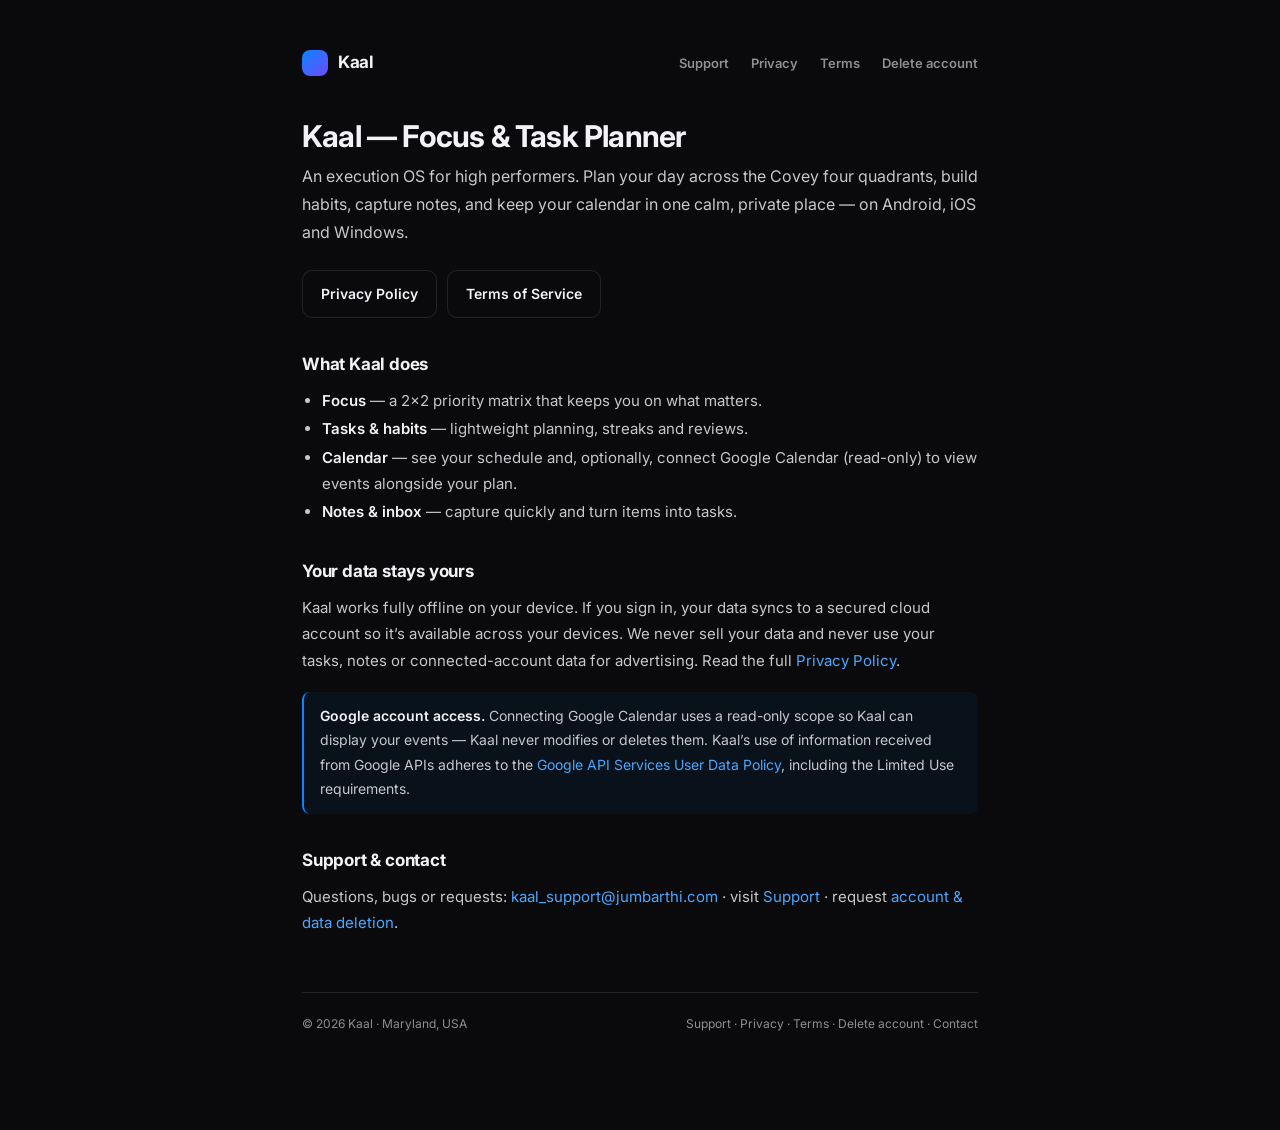
<file: kaal/index.html>
<!DOCTYPE html>
<html lang="en">
<head>
  <meta charset="utf-8">
  <meta name="viewport" content="width=device-width, initial-scale=1">
  <title>Kaal — Focus & Task Planner</title>
  <meta name="description" content="Kaal is an execution OS for high performers — a Covey four-quadrant focus, task, habit and calendar planner for Android, iOS and Windows.">
  <link rel="preconnect" href="https://fonts.googleapis.com">
  <link rel="preconnect" href="https://fonts.gstatic.com" crossorigin>
  <link href="https://fonts.googleapis.com/css2?family=Inter:wght@400;600;700&display=swap" rel="stylesheet">
  <link rel="stylesheet" href="/kaal/style.css">
</head>
<body>
  <div class="wrap">
    <header class="topbar">
      <div class="brand"><span class="dot"></span> Kaal</div>
      <nav class="nav">
        <a href="/kaal/support">Support</a>
        <a href="/kaal/privacy">Privacy</a>
        <a href="/kaal/terms">Terms</a>
        <a href="/kaal/delete">Delete account</a>
      </nav>
    </header>

    <main>
      <h1>Kaal — Focus &amp; Task Planner</h1>
      <p class="lede">An execution OS for high performers. Plan your day across the
      Covey four quadrants, build habits, capture notes, and keep your calendar in
      one calm, private place — on Android, iOS and Windows.</p>

      <div class="btnrow">
        <a class="btn-ghost btn" href="/kaal/privacy">Privacy Policy</a>
        <a class="btn-ghost btn" href="/kaal/terms">Terms of Service</a>
      </div>

      <h2>What Kaal does</h2>
      <ul>
        <li><strong>Focus</strong> — a 2×2 priority matrix that keeps you on what matters.</li>
        <li><strong>Tasks &amp; habits</strong> — lightweight planning, streaks and reviews.</li>
        <li><strong>Calendar</strong> — see your schedule and, optionally, connect
        Google Calendar (read-only) to view events alongside your plan.</li>
        <li><strong>Notes &amp; inbox</strong> — capture quickly and turn items into tasks.</li>
      </ul>

      <h2>Your data stays yours</h2>
      <p>Kaal works fully offline on your device. If you sign in, your data syncs to a
      secured cloud account so it’s available across your devices. We never sell your
      data and never use your tasks, notes or connected-account data for advertising.
      Read the full <a href="/kaal/privacy">Privacy Policy</a>.</p>

      <div class="note">
        <strong>Google account access.</strong> Connecting Google Calendar uses a
        read-only scope so Kaal can display your events — Kaal never modifies or
        deletes them. Kaal’s use of information received from Google APIs adheres to
        the <a href="https://developers.google.com/terms/api-services-user-data-policy">Google
        API Services User Data Policy</a>, including the Limited Use requirements.
      </div>

      <h2>Support &amp; contact</h2>
      <p>Questions, bugs or requests: <a href="mailto:kaal_support@jumbarthi.com">kaal_support@jumbarthi.com</a> ·
      visit <a href="/kaal/support">Support</a> · request
      <a href="/kaal/delete">account &amp; data deletion</a>.</p>
    </main>

    <footer class="foot">
      <span>© 2026 Kaal · Maryland, USA</span>
      <span>
        <a href="/kaal/support">Support</a> ·
        <a href="/kaal/privacy">Privacy</a> ·
        <a href="/kaal/terms">Terms</a> ·
        <a href="/kaal/delete">Delete account</a> ·
        <a href="mailto:kaal_support@jumbarthi.com">Contact</a>
      </span>
    </footer>
  </div>
</body>
</html>
</file>
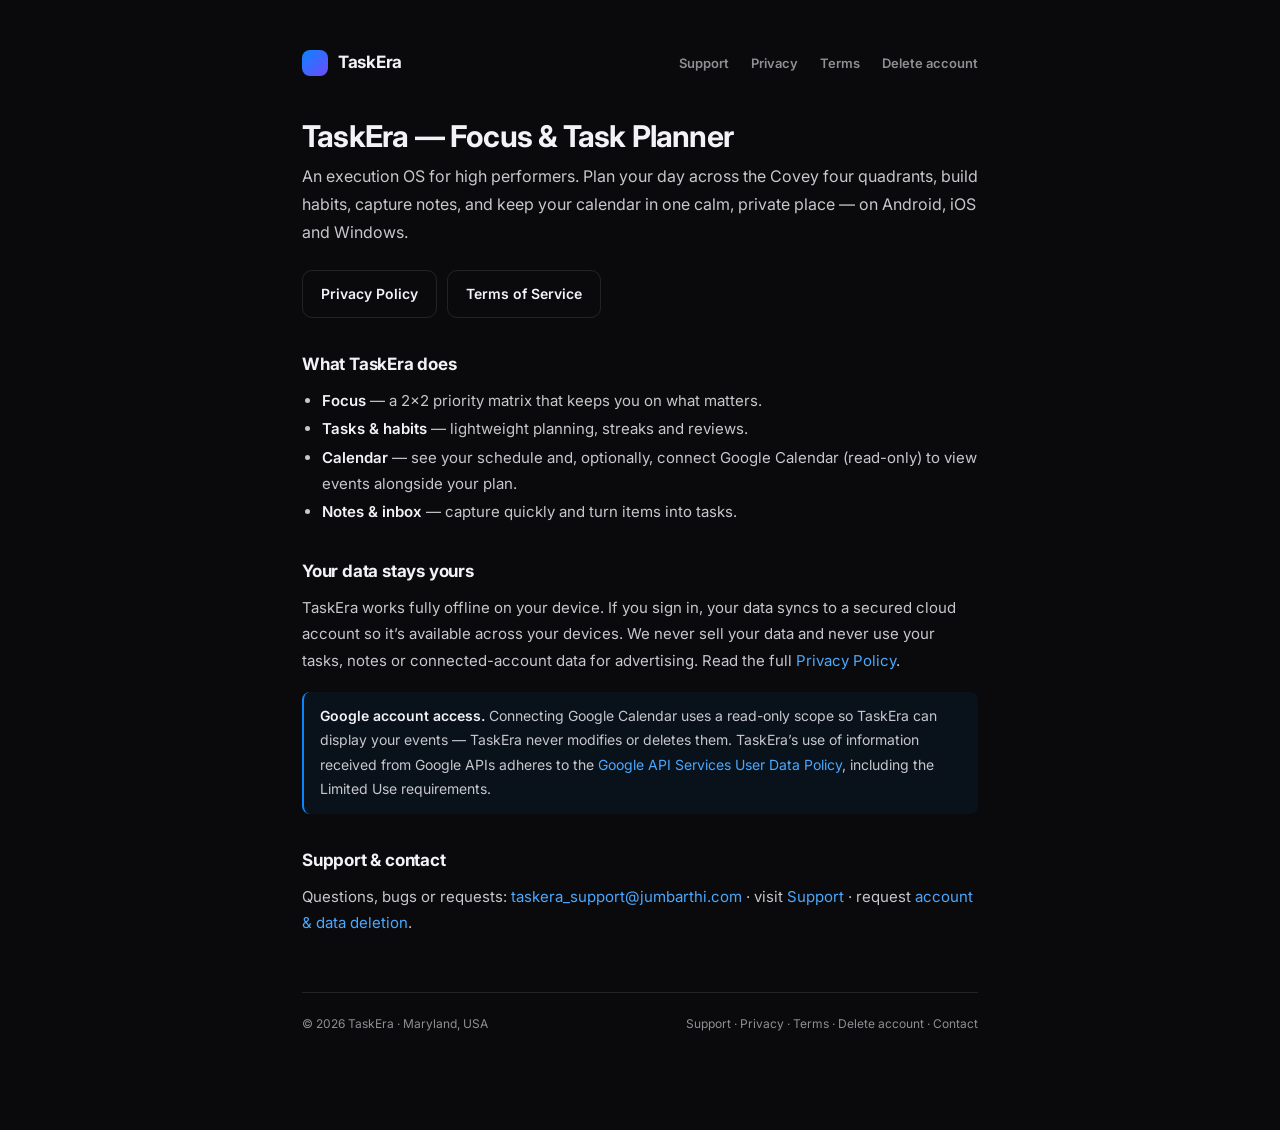
<file: taskera/index.html>
<!DOCTYPE html>
<html lang="en">
<head>
  <meta charset="utf-8">
  <meta name="viewport" content="width=device-width, initial-scale=1">
  <title>TaskEra — Focus & Task Planner</title>
  <meta name="description" content="TaskEra is an execution OS for high performers — a Covey four-quadrant focus, task, habit and calendar planner for Android, iOS and Windows.">
  <link rel="preconnect" href="https://fonts.googleapis.com">
  <link rel="preconnect" href="https://fonts.gstatic.com" crossorigin>
  <link href="https://fonts.googleapis.com/css2?family=Inter:wght@400;600;700&display=swap" rel="stylesheet">
  <link rel="stylesheet" href="/taskera/style.css">
</head>
<body>
  <div class="wrap">
    <header class="topbar">
      <div class="brand"><span class="dot"></span> TaskEra</div>
      <nav class="nav">
        <a href="/taskera/support">Support</a>
        <a href="/taskera/privacy">Privacy</a>
        <a href="/taskera/terms">Terms</a>
        <a href="/taskera/delete">Delete account</a>
      </nav>
    </header>

    <main>
      <h1>TaskEra — Focus &amp; Task Planner</h1>
      <p class="lede">An execution OS for high performers. Plan your day across the
      Covey four quadrants, build habits, capture notes, and keep your calendar in
      one calm, private place — on Android, iOS and Windows.</p>

      <div class="btnrow">
        <a class="btn-ghost btn" href="/taskera/privacy">Privacy Policy</a>
        <a class="btn-ghost btn" href="/taskera/terms">Terms of Service</a>
      </div>

      <h2>What TaskEra does</h2>
      <ul>
        <li><strong>Focus</strong> — a 2×2 priority matrix that keeps you on what matters.</li>
        <li><strong>Tasks &amp; habits</strong> — lightweight planning, streaks and reviews.</li>
        <li><strong>Calendar</strong> — see your schedule and, optionally, connect
        Google Calendar (read-only) to view events alongside your plan.</li>
        <li><strong>Notes &amp; inbox</strong> — capture quickly and turn items into tasks.</li>
      </ul>

      <h2>Your data stays yours</h2>
      <p>TaskEra works fully offline on your device. If you sign in, your data syncs to a
      secured cloud account so it’s available across your devices. We never sell your
      data and never use your tasks, notes or connected-account data for advertising.
      Read the full <a href="/taskera/privacy">Privacy Policy</a>.</p>

      <div class="note">
        <strong>Google account access.</strong> Connecting Google Calendar uses a
        read-only scope so TaskEra can display your events — TaskEra never modifies or
        deletes them. TaskEra’s use of information received from Google APIs adheres to
        the <a href="https://developers.google.com/terms/api-services-user-data-policy">Google
        API Services User Data Policy</a>, including the Limited Use requirements.
      </div>

      <h2>Support &amp; contact</h2>
      <p>Questions, bugs or requests: <a href="mailto:taskera_support@jumbarthi.com">taskera_support@jumbarthi.com</a> ·
      visit <a href="/taskera/support">Support</a> · request
      <a href="/taskera/delete">account &amp; data deletion</a>.</p>
    </main>

    <footer class="foot">
      <span>© 2026 TaskEra · Maryland, USA</span>
      <span>
        <a href="/taskera/support">Support</a> ·
        <a href="/taskera/privacy">Privacy</a> ·
        <a href="/taskera/terms">Terms</a> ·
        <a href="/taskera/delete">Delete account</a> ·
        <a href="mailto:taskera_support@jumbarthi.com">Contact</a>
      </span>
    </footer>
  </div>
</body>
</html>
</file>
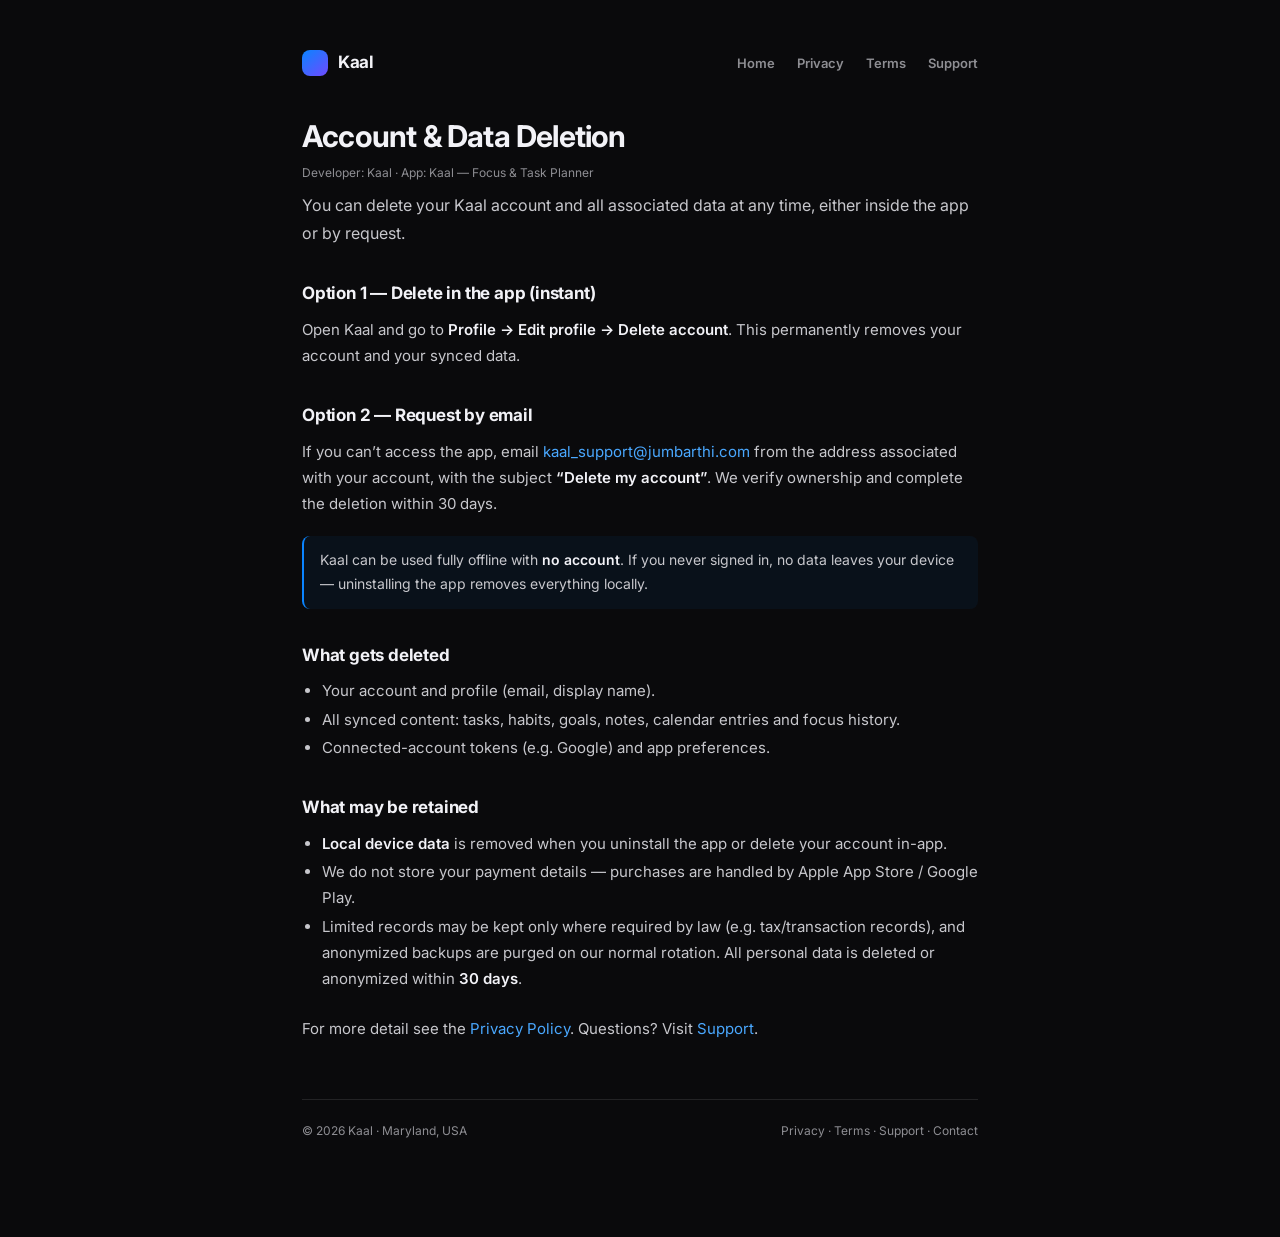
<file: kaal/delete/index.html>
<!DOCTYPE html>
<html lang="en">
<head>
  <meta charset="utf-8">
  <meta name="viewport" content="width=device-width, initial-scale=1">
  <title>Kaal — Account &amp; Data Deletion</title>
  <meta name="description" content="How to delete your Kaal account and associated data, what is deleted, and retention periods.">
  <link rel="preconnect" href="https://fonts.googleapis.com">
  <link rel="preconnect" href="https://fonts.gstatic.com" crossorigin>
  <link href="https://fonts.googleapis.com/css2?family=Inter:wght@400;600;700&display=swap" rel="stylesheet">
  <link rel="stylesheet" href="/kaal/style.css">
</head>
<body>
  <div class="wrap">
    <header class="topbar">
      <div class="brand"><span class="dot"></span> Kaal</div>
      <nav class="nav">
        <a href="/kaal/">Home</a>
        <a href="/kaal/privacy">Privacy</a>
        <a href="/kaal/terms">Terms</a>
        <a href="/kaal/support">Support</a>
      </nav>
    </header>

    <main>
      <h1>Account &amp; Data Deletion</h1>
      <p class="meta">Developer: Kaal · App: Kaal — Focus &amp; Task Planner</p>
      <p class="lede">You can delete your Kaal account and all associated data at any time,
      either inside the app or by request.</p>

      <h2>Option 1 — Delete in the app (instant)</h2>
      <p>Open Kaal and go to <strong>Profile → Edit profile → Delete account</strong>.
      This permanently removes your account and your synced data.</p>

      <h2>Option 2 — Request by email</h2>
      <p>If you can’t access the app, email
      <a href="mailto:kaal_support@jumbarthi.com">kaal_support@jumbarthi.com</a> from the address
      associated with your account, with the subject <strong>“Delete my account”</strong>.
      We verify ownership and complete the deletion within 30 days.</p>

      <div class="note">
        Kaal can be used fully offline with <strong>no account</strong>. If you never signed in,
        no data leaves your device — uninstalling the app removes everything locally.
      </div>

      <h2>What gets deleted</h2>
      <ul>
        <li>Your account and profile (email, display name).</li>
        <li>All synced content: tasks, habits, goals, notes, calendar entries and focus history.</li>
        <li>Connected-account tokens (e.g. Google) and app preferences.</li>
      </ul>

      <h2>What may be retained</h2>
      <ul>
        <li><strong>Local device data</strong> is removed when you uninstall the app or delete your account in-app.</li>
        <li>We do not store your payment details — purchases are handled by Apple App Store / Google Play.</li>
        <li>Limited records may be kept only where required by law (e.g. tax/transaction records),
        and anonymized backups are purged on our normal rotation. All personal data is deleted or
        anonymized within <strong>30 days</strong>.</li>
      </ul>

      <p style="margin-top:24px">For more detail see the
      <a href="/kaal/privacy">Privacy Policy</a>. Questions? Visit
      <a href="/kaal/support">Support</a>.</p>
    </main>

    <footer class="foot">
      <span>© 2026 Kaal · Maryland, USA</span>
      <span>
        <a href="/kaal/privacy">Privacy</a> ·
        <a href="/kaal/terms">Terms</a> ·
        <a href="/kaal/support">Support</a> ·
        <a href="mailto:kaal_support@jumbarthi.com">Contact</a>
      </span>
    </footer>
  </div>
</body>
</html>
</file>
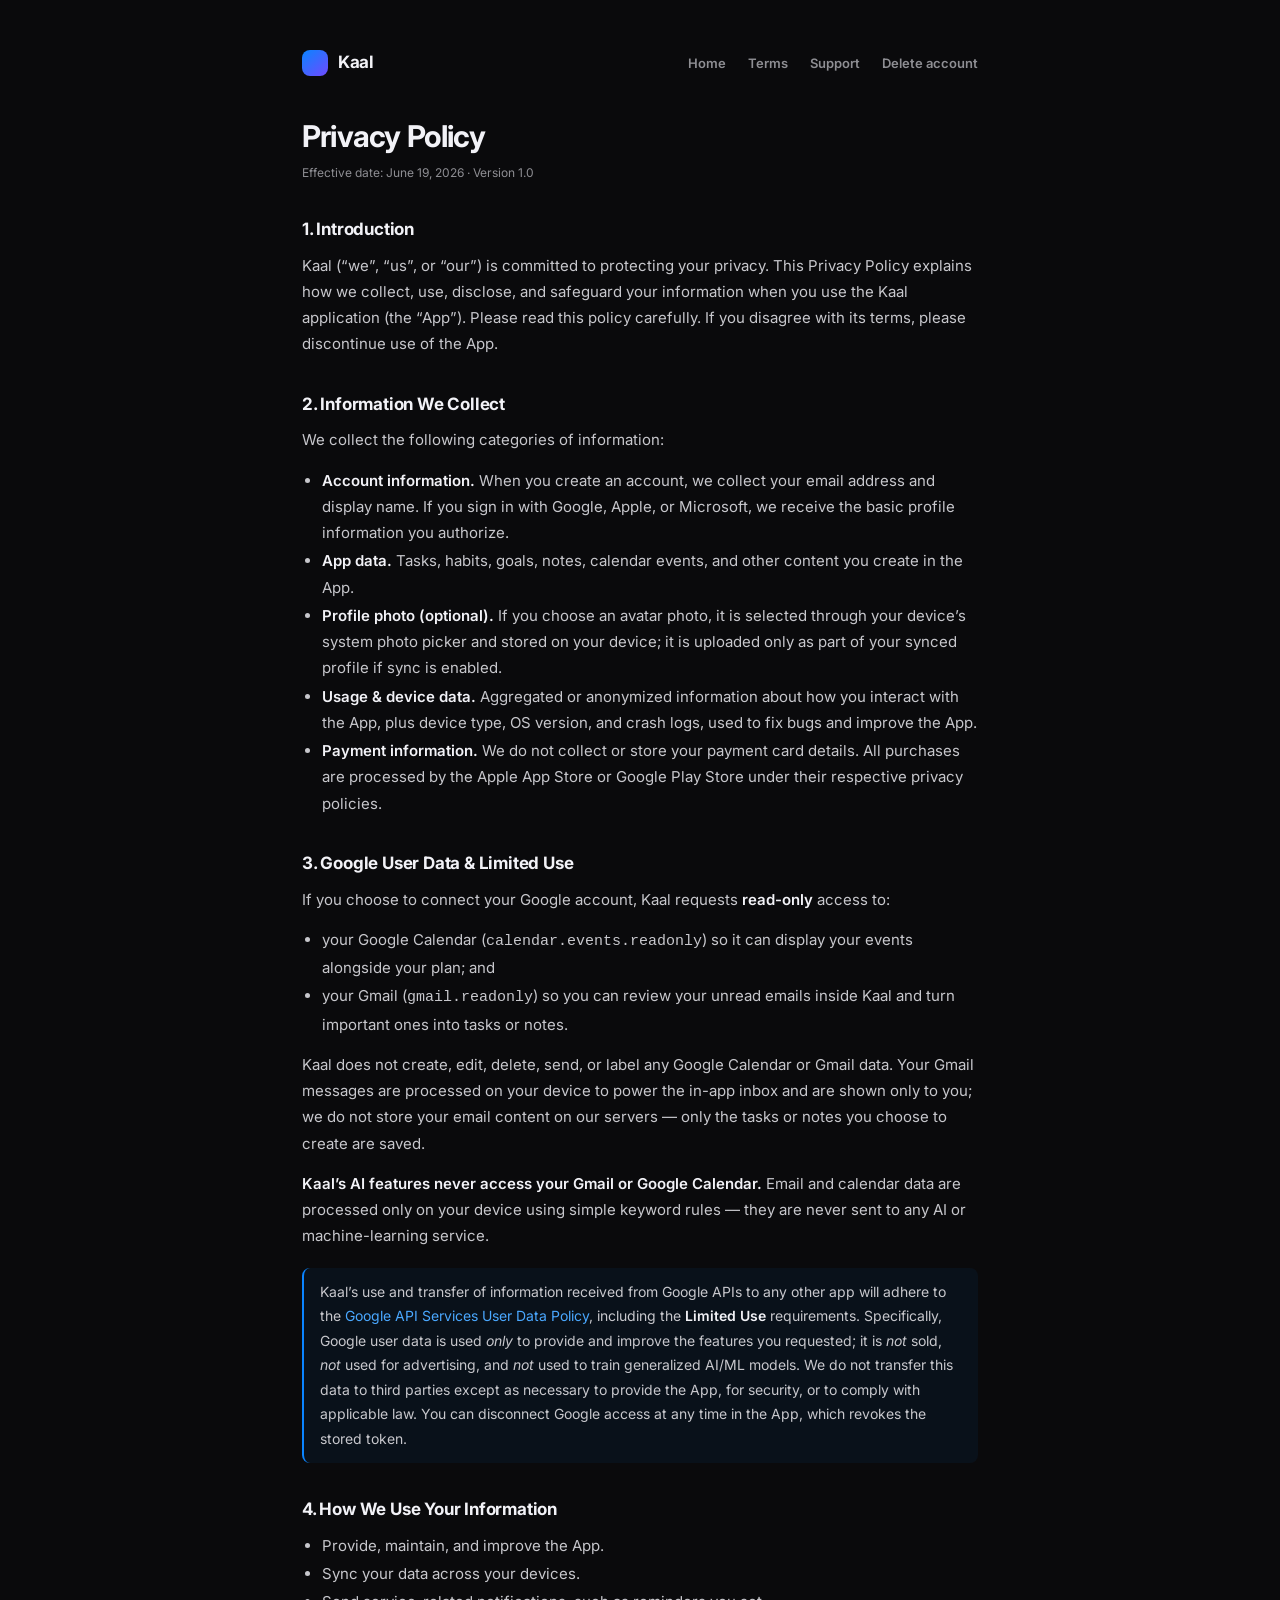
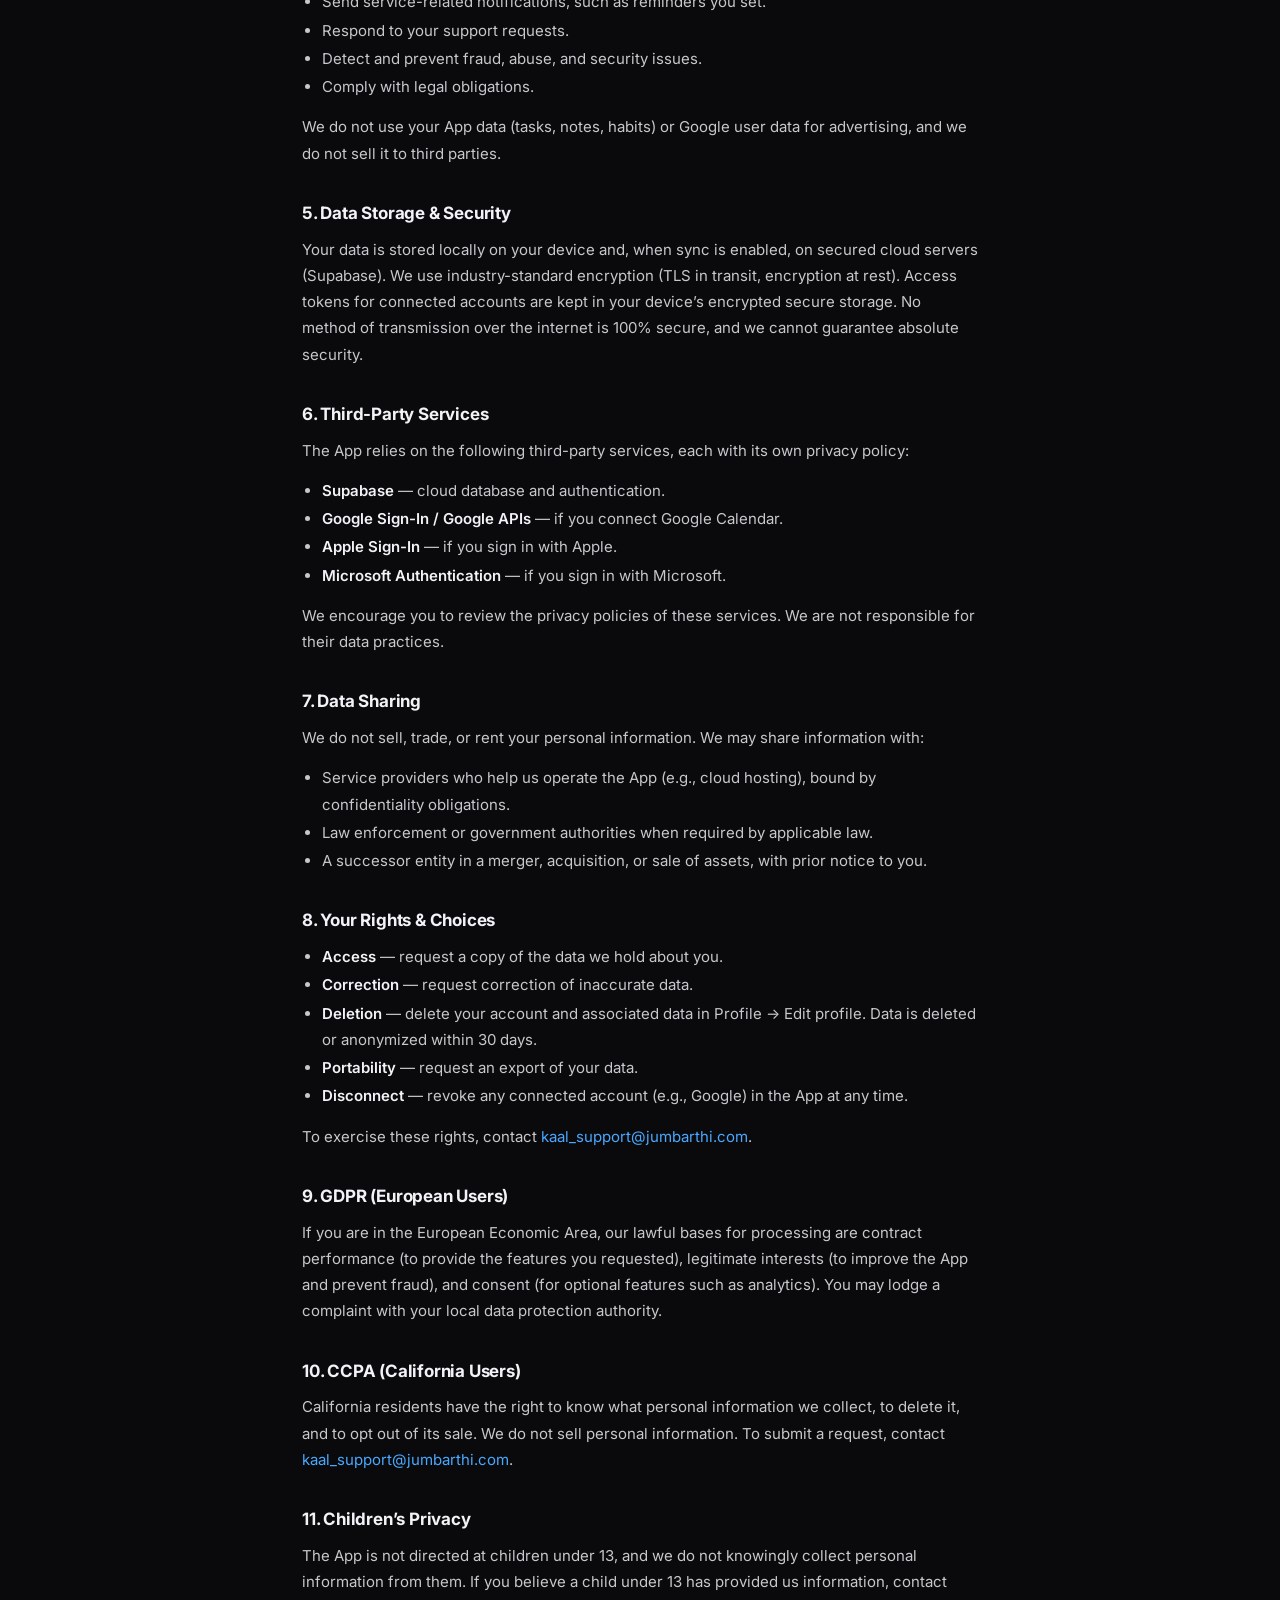
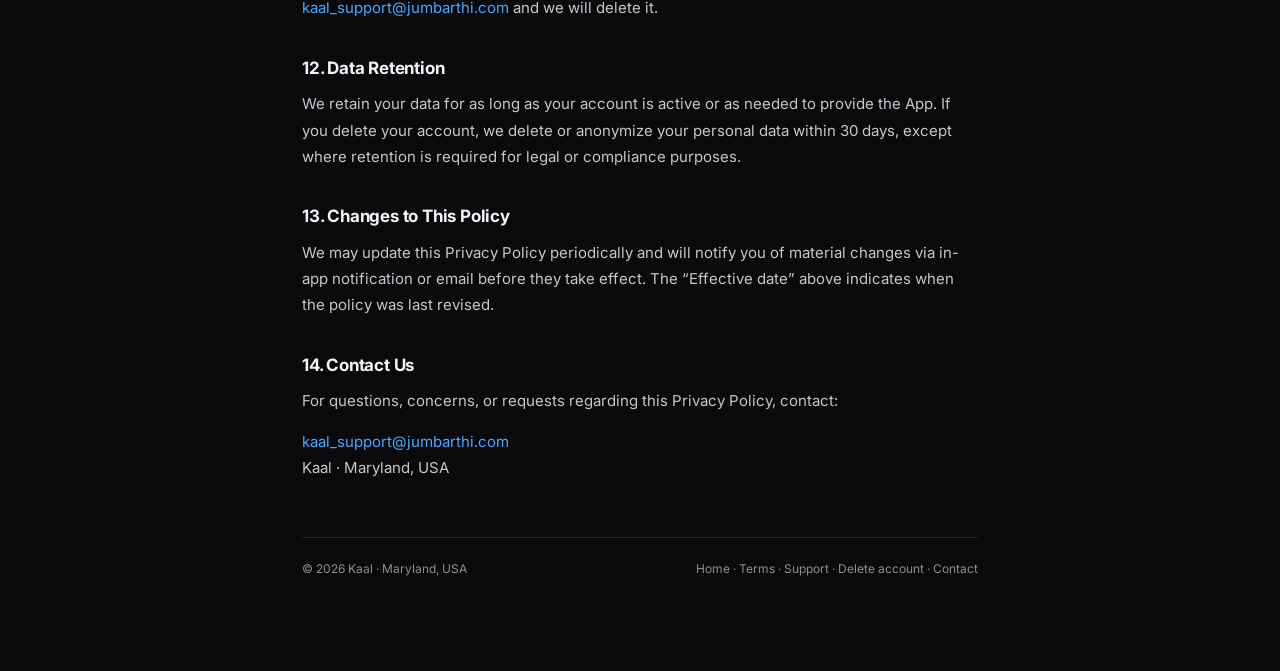
<file: kaal/privacy/index.html>
<!DOCTYPE html>
<html lang="en">
<head>
  <meta charset="utf-8">
  <meta name="viewport" content="width=device-width, initial-scale=1">
  <title>Privacy Policy — Kaal</title>
  <meta name="description" content="Kaal Privacy Policy — how Kaal collects, uses, and protects your information, including Google user data handled under the Limited Use requirements.">
  <link rel="preconnect" href="https://fonts.googleapis.com">
  <link rel="preconnect" href="https://fonts.gstatic.com" crossorigin>
  <link href="https://fonts.googleapis.com/css2?family=Inter:wght@400;600;700&display=swap" rel="stylesheet">
  <link rel="stylesheet" href="/kaal/style.css">
</head>
<body>
  <div class="wrap">
    <header class="topbar">
      <div class="brand"><span class="dot"></span> Kaal</div>
      <nav class="nav">
        <a href="/kaal">Home</a>
        <a href="/kaal/terms">Terms</a>
        <a href="/kaal/support">Support</a>
        <a href="/kaal/delete">Delete account</a>
      </nav>
    </header>

    <main>
      <h1>Privacy Policy</h1>
      <p class="meta">Effective date: June 19, 2026 · Version 1.0</p>

      <h2>1. Introduction</h2>
      <p>Kaal (“we”, “us”, or “our”) is committed to protecting your privacy. This
      Privacy Policy explains how we collect, use, disclose, and safeguard your
      information when you use the Kaal application (the “App”). Please read this
      policy carefully. If you disagree with its terms, please discontinue use of the App.</p>

      <h2>2. Information We Collect</h2>
      <p>We collect the following categories of information:</p>
      <ul>
        <li><strong>Account information.</strong> When you create an account, we collect
        your email address and display name. If you sign in with Google, Apple, or
        Microsoft, we receive the basic profile information you authorize.</li>
        <li><strong>App data.</strong> Tasks, habits, goals, notes, calendar events, and
        other content you create in the App.</li>
        <li><strong>Profile photo (optional).</strong> If you choose an avatar photo, it
        is selected through your device’s system photo picker and stored on your device;
        it is uploaded only as part of your synced profile if sync is enabled.</li>
        <li><strong>Usage &amp; device data.</strong> Aggregated or anonymized information
        about how you interact with the App, plus device type, OS version, and crash logs,
        used to fix bugs and improve the App.</li>
        <li><strong>Payment information.</strong> We do not collect or store your payment
        card details. All purchases are processed by the Apple App Store or Google Play
        Store under their respective privacy policies.</li>
      </ul>

      <h2>3. Google User Data &amp; Limited Use</h2>
      <p>If you choose to connect your Google account, Kaal requests <strong>read-only</strong> access to:</p>
      <ul>
        <li>your Google Calendar (<code>calendar.events.readonly</code>) so it can display your events alongside your plan; and</li>
        <li>your Gmail (<code>gmail.readonly</code>) so you can review your unread emails inside Kaal and turn important ones into tasks or notes.</li>
      </ul>
      <p>Kaal does not create, edit, delete, send, or label any Google Calendar or Gmail data. Your Gmail messages are processed on your device to power the in-app inbox and are shown only to you; we do not store your email content on our servers — only the tasks or notes you choose to create are saved.</p>
      <p><strong>Kaal&rsquo;s AI features never access your Gmail or Google Calendar.</strong> Email and calendar data are processed only on your device using simple keyword rules &mdash; they are never sent to any AI or machine-learning service.</p>
      <div class="note">
        Kaal’s use and transfer of information received from Google APIs to any other app
        will adhere to the
        <a href="https://developers.google.com/terms/api-services-user-data-policy">Google
        API Services User Data Policy</a>, including the <strong>Limited Use</strong>
        requirements. Specifically, Google user data is used <em>only</em> to provide and
        improve the features you requested; it is <em>not</em> sold, <em>not</em> used for
        advertising, and <em>not</em> used to train generalized AI/ML models. We do not
        transfer this data to third parties except as necessary to provide the App, for
        security, or to comply with applicable law. You can disconnect Google access at any
        time in the App, which revokes the stored token.
      </div>

      <h2>4. How We Use Your Information</h2>
      <ul>
        <li>Provide, maintain, and improve the App.</li>
        <li>Sync your data across your devices.</li>
        <li>Send service-related notifications, such as reminders you set.</li>
        <li>Respond to your support requests.</li>
        <li>Detect and prevent fraud, abuse, and security issues.</li>
        <li>Comply with legal obligations.</li>
      </ul>
      <p>We do not use your App data (tasks, notes, habits) or Google user data for
      advertising, and we do not sell it to third parties.</p>

      <h2>5. Data Storage &amp; Security</h2>
      <p>Your data is stored locally on your device and, when sync is enabled, on secured
      cloud servers (Supabase). We use industry-standard encryption (TLS in transit,
      encryption at rest). Access tokens for connected accounts are kept in your device’s
      encrypted secure storage. No method of transmission over the internet is 100% secure,
      and we cannot guarantee absolute security.</p>

      <h2>6. Third-Party Services</h2>
      <p>The App relies on the following third-party services, each with its own privacy policy:</p>
      <ul>
        <li><strong>Supabase</strong> — cloud database and authentication.</li>
        <li><strong>Google Sign-In / Google APIs</strong> — if you connect Google Calendar.</li>
        <li><strong>Apple Sign-In</strong> — if you sign in with Apple.</li>
        <li><strong>Microsoft Authentication</strong> — if you sign in with Microsoft.</li>
      </ul>
      <p>We encourage you to review the privacy policies of these services. We are not
      responsible for their data practices.</p>

      <h2>7. Data Sharing</h2>
      <p>We do not sell, trade, or rent your personal information. We may share information with:</p>
      <ul>
        <li>Service providers who help us operate the App (e.g., cloud hosting), bound by
        confidentiality obligations.</li>
        <li>Law enforcement or government authorities when required by applicable law.</li>
        <li>A successor entity in a merger, acquisition, or sale of assets, with prior notice to you.</li>
      </ul>

      <h2>8. Your Rights &amp; Choices</h2>
      <ul>
        <li><strong>Access</strong> — request a copy of the data we hold about you.</li>
        <li><strong>Correction</strong> — request correction of inaccurate data.</li>
        <li><strong>Deletion</strong> — delete your account and associated data in
        Profile → Edit profile. Data is deleted or anonymized within 30 days.</li>
        <li><strong>Portability</strong> — request an export of your data.</li>
        <li><strong>Disconnect</strong> — revoke any connected account (e.g., Google) in the App at any time.</li>
      </ul>
      <p>To exercise these rights, contact <a href="mailto:kaal_support@jumbarthi.com">kaal_support@jumbarthi.com</a>.</p>

      <h2>9. GDPR (European Users)</h2>
      <p>If you are in the European Economic Area, our lawful bases for processing are
      contract performance (to provide the features you requested), legitimate interests
      (to improve the App and prevent fraud), and consent (for optional features such as
      analytics). You may lodge a complaint with your local data protection authority.</p>

      <h2>10. CCPA (California Users)</h2>
      <p>California residents have the right to know what personal information we collect,
      to delete it, and to opt out of its sale. We do not sell personal information. To
      submit a request, contact <a href="mailto:kaal_support@jumbarthi.com">kaal_support@jumbarthi.com</a>.</p>

      <h2>11. Children’s Privacy</h2>
      <p>The App is not directed at children under 13, and we do not knowingly collect
      personal information from them. If you believe a child under 13 has provided us
      information, contact <a href="mailto:kaal_support@jumbarthi.com">kaal_support@jumbarthi.com</a> and we will delete it.</p>

      <h2>12. Data Retention</h2>
      <p>We retain your data for as long as your account is active or as needed to provide
      the App. If you delete your account, we delete or anonymize your personal data within
      30 days, except where retention is required for legal or compliance purposes.</p>

      <h2>13. Changes to This Policy</h2>
      <p>We may update this Privacy Policy periodically and will notify you of material
      changes via in-app notification or email before they take effect. The “Effective
      date” above indicates when the policy was last revised.</p>

      <h2>14. Contact Us</h2>
      <p>For questions, concerns, or requests regarding this Privacy Policy, contact:</p>
      <p><a href="mailto:kaal_support@jumbarthi.com">kaal_support@jumbarthi.com</a><br>
      Kaal · Maryland, USA</p>
    </main>

    <footer class="foot">
      <span>© 2026 Kaal · Maryland, USA</span>
      <span>
        <a href="/kaal">Home</a> ·
        <a href="/kaal/terms">Terms</a> ·
        <a href="/kaal/support">Support</a> ·
        <a href="/kaal/delete">Delete account</a> ·
        <a href="mailto:kaal_support@jumbarthi.com">Contact</a>
      </span>
    </footer>
  </div>
</body>
</html>
</file>
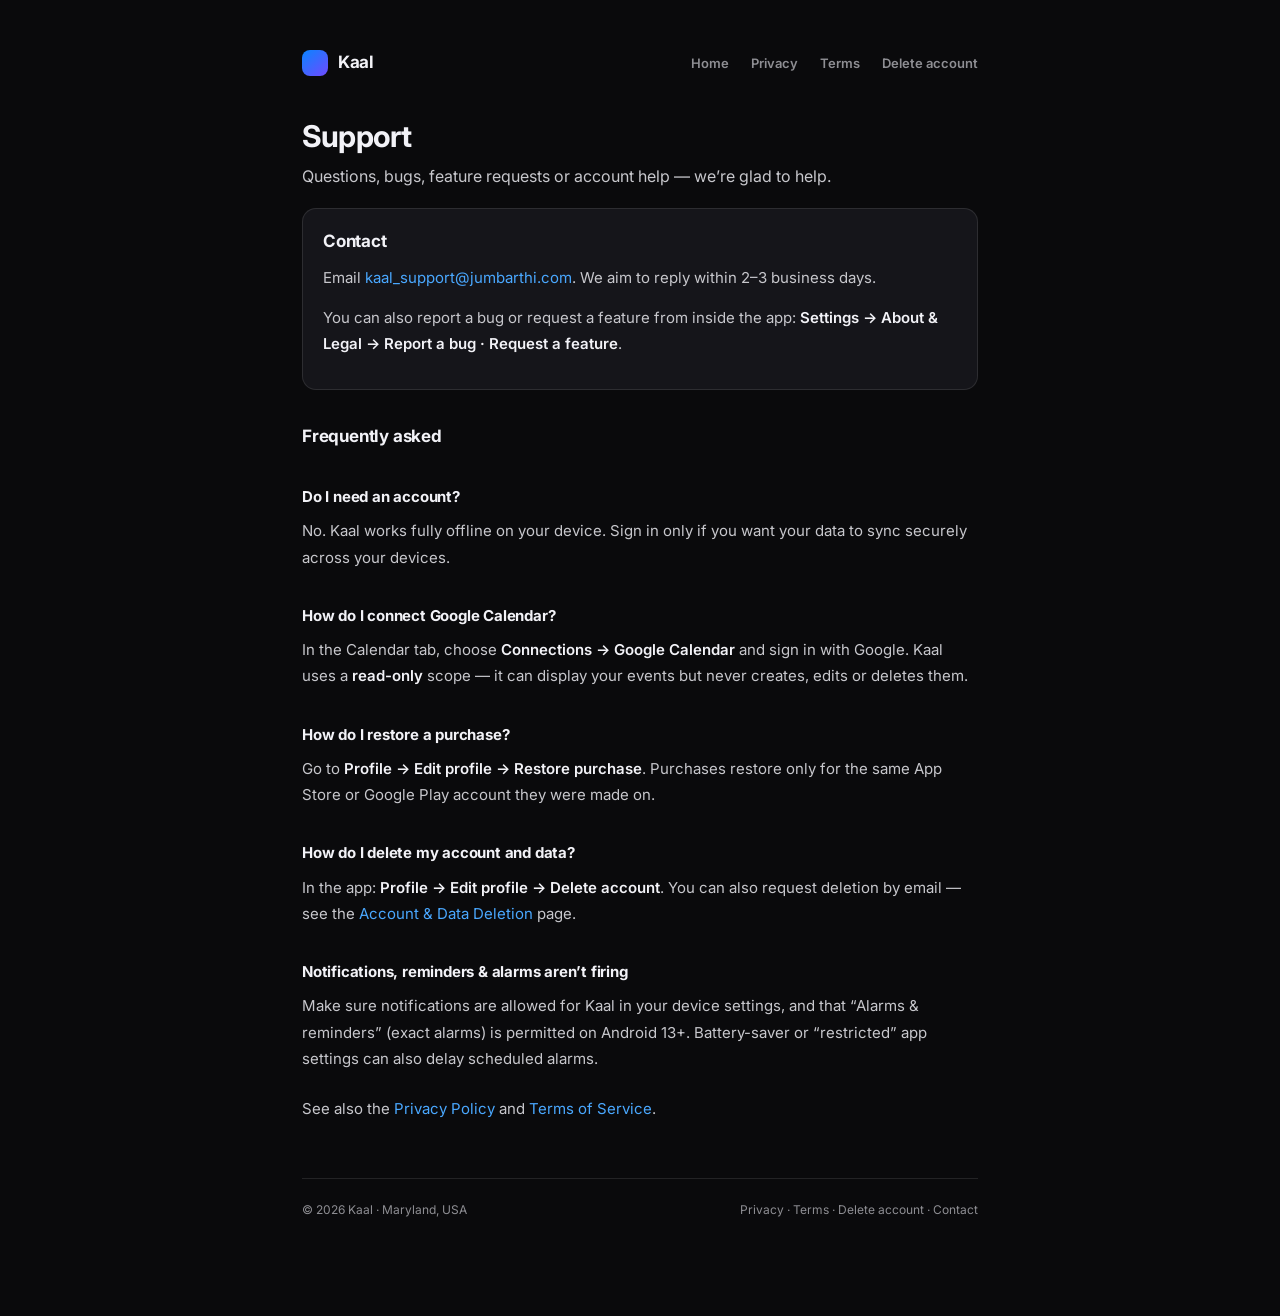
<file: kaal/support/index.html>
<!DOCTYPE html>
<html lang="en">
<head>
  <meta charset="utf-8">
  <meta name="viewport" content="width=device-width, initial-scale=1">
  <title>Kaal — Support</title>
  <meta name="description" content="Support and help for Kaal — Focus & Task Planner. Contact, FAQ, and account help.">
  <link rel="preconnect" href="https://fonts.googleapis.com">
  <link rel="preconnect" href="https://fonts.gstatic.com" crossorigin>
  <link href="https://fonts.googleapis.com/css2?family=Inter:wght@400;600;700&display=swap" rel="stylesheet">
  <link rel="stylesheet" href="/kaal/style.css">
</head>
<body>
  <div class="wrap">
    <header class="topbar">
      <div class="brand"><span class="dot"></span> Kaal</div>
      <nav class="nav">
        <a href="/kaal/">Home</a>
        <a href="/kaal/privacy">Privacy</a>
        <a href="/kaal/terms">Terms</a>
        <a href="/kaal/delete">Delete account</a>
      </nav>
    </header>

    <main>
      <h1>Support</h1>
      <p class="lede">Questions, bugs, feature requests or account help — we’re glad to help.</p>

      <div class="card">
        <h2 style="margin-top:0">Contact</h2>
        <p>Email <a href="mailto:kaal_support@jumbarthi.com">kaal_support@jumbarthi.com</a>.
        We aim to reply within 2–3 business days.</p>
        <p>You can also report a bug or request a feature from inside the app:
        <strong>Settings → About &amp; Legal → Report a bug · Request a feature</strong>.</p>
      </div>

      <h2>Frequently asked</h2>

      <h2 style="font-size:15px">Do I need an account?</h2>
      <p>No. Kaal works fully offline on your device. Sign in only if you want your
      data to sync securely across your devices.</p>

      <h2 style="font-size:15px">How do I connect Google Calendar?</h2>
      <p>In the Calendar tab, choose <strong>Connections → Google Calendar</strong> and sign in
      with Google. Kaal uses a <strong>read-only</strong> scope — it can display your events but
      never creates, edits or deletes them.</p>

      <h2 style="font-size:15px">How do I restore a purchase?</h2>
      <p>Go to <strong>Profile → Edit profile → Restore purchase</strong>. Purchases restore only
      for the same App Store or Google Play account they were made on.</p>

      <h2 style="font-size:15px">How do I delete my account and data?</h2>
      <p>In the app: <strong>Profile → Edit profile → Delete account</strong>. You can also request
      deletion by email — see the <a href="/kaal/delete">Account &amp; Data Deletion</a> page.</p>

      <h2 style="font-size:15px">Notifications, reminders &amp; alarms aren’t firing</h2>
      <p>Make sure notifications are allowed for Kaal in your device settings, and that
      “Alarms &amp; reminders” (exact alarms) is permitted on Android 13+. Battery-saver or
      “restricted” app settings can also delay scheduled alarms.</p>

      <p style="margin-top:24px">See also the
      <a href="/kaal/privacy">Privacy Policy</a> and
      <a href="/kaal/terms">Terms of Service</a>.</p>
    </main>

    <footer class="foot">
      <span>© 2026 Kaal · Maryland, USA</span>
      <span>
        <a href="/kaal/privacy">Privacy</a> ·
        <a href="/kaal/terms">Terms</a> ·
        <a href="/kaal/delete">Delete account</a> ·
        <a href="mailto:kaal_support@jumbarthi.com">Contact</a>
      </span>
    </footer>
  </div>
</body>
</html>
</file>
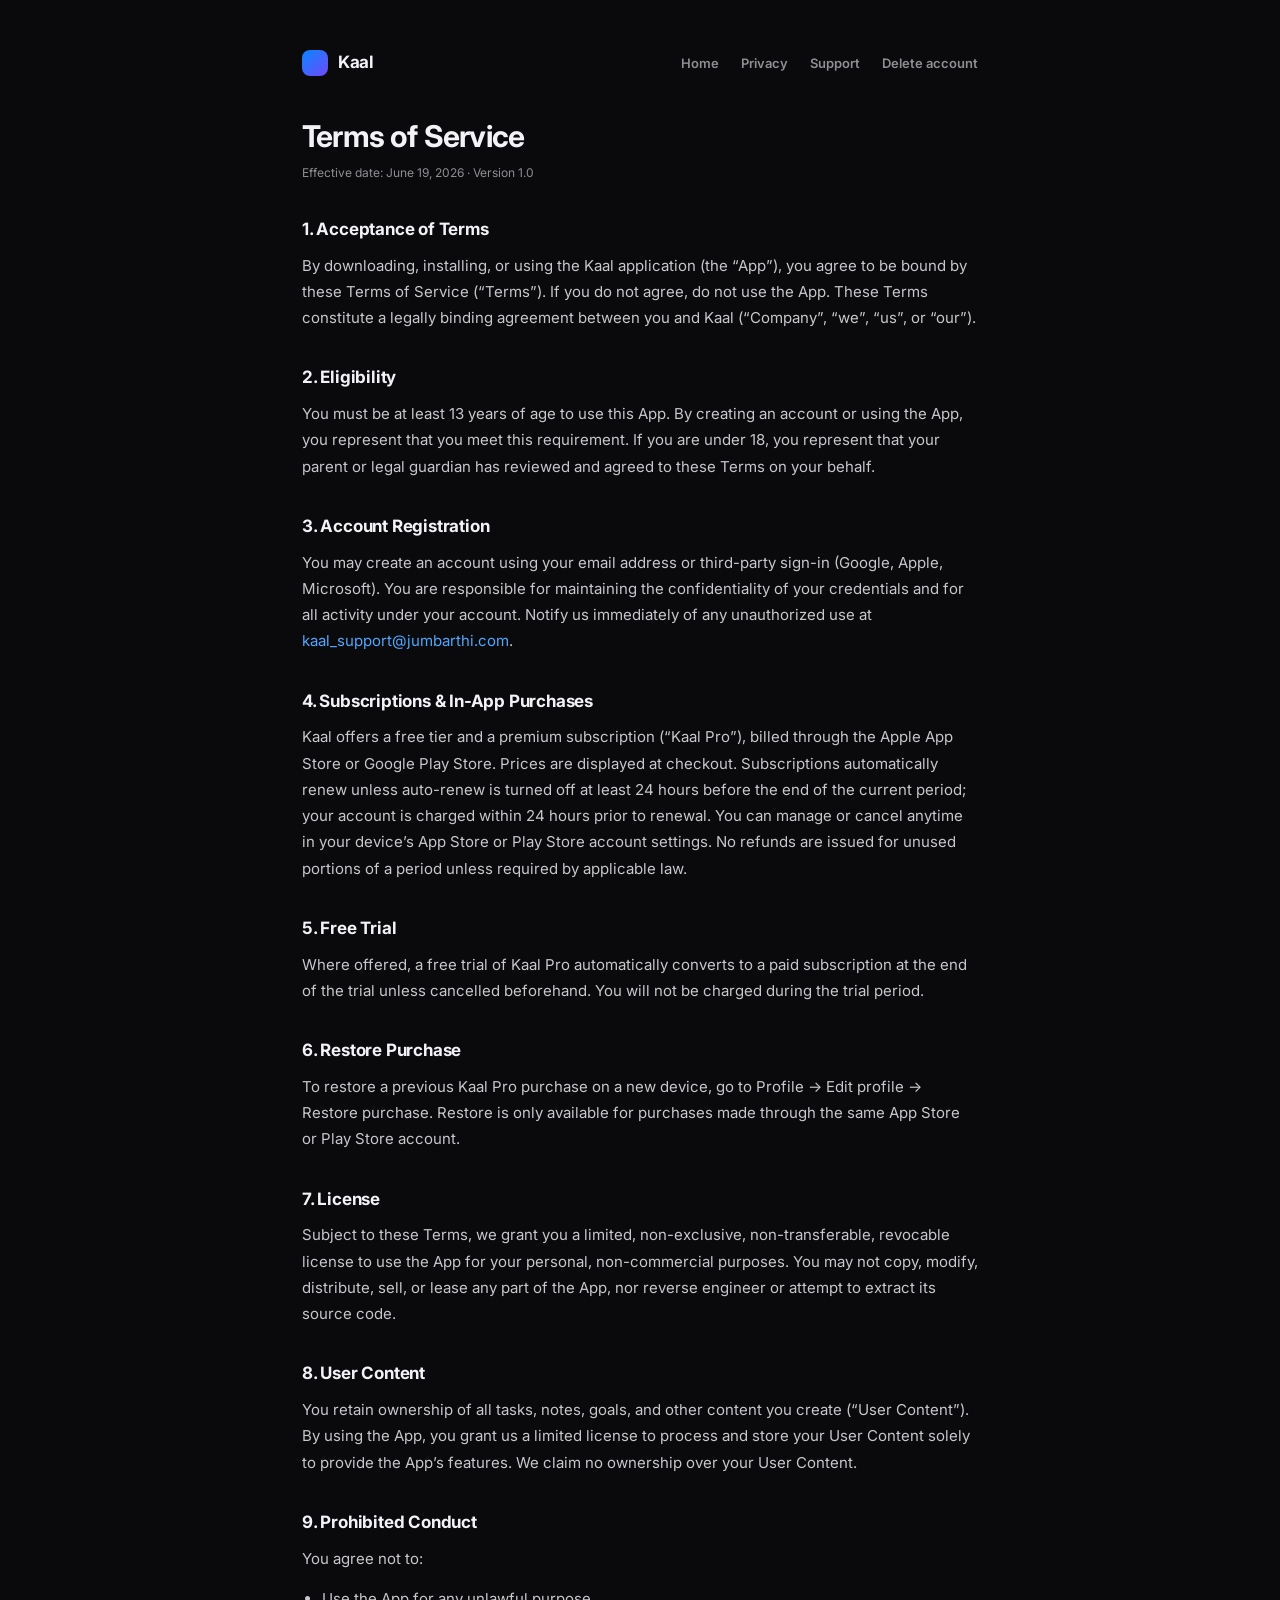
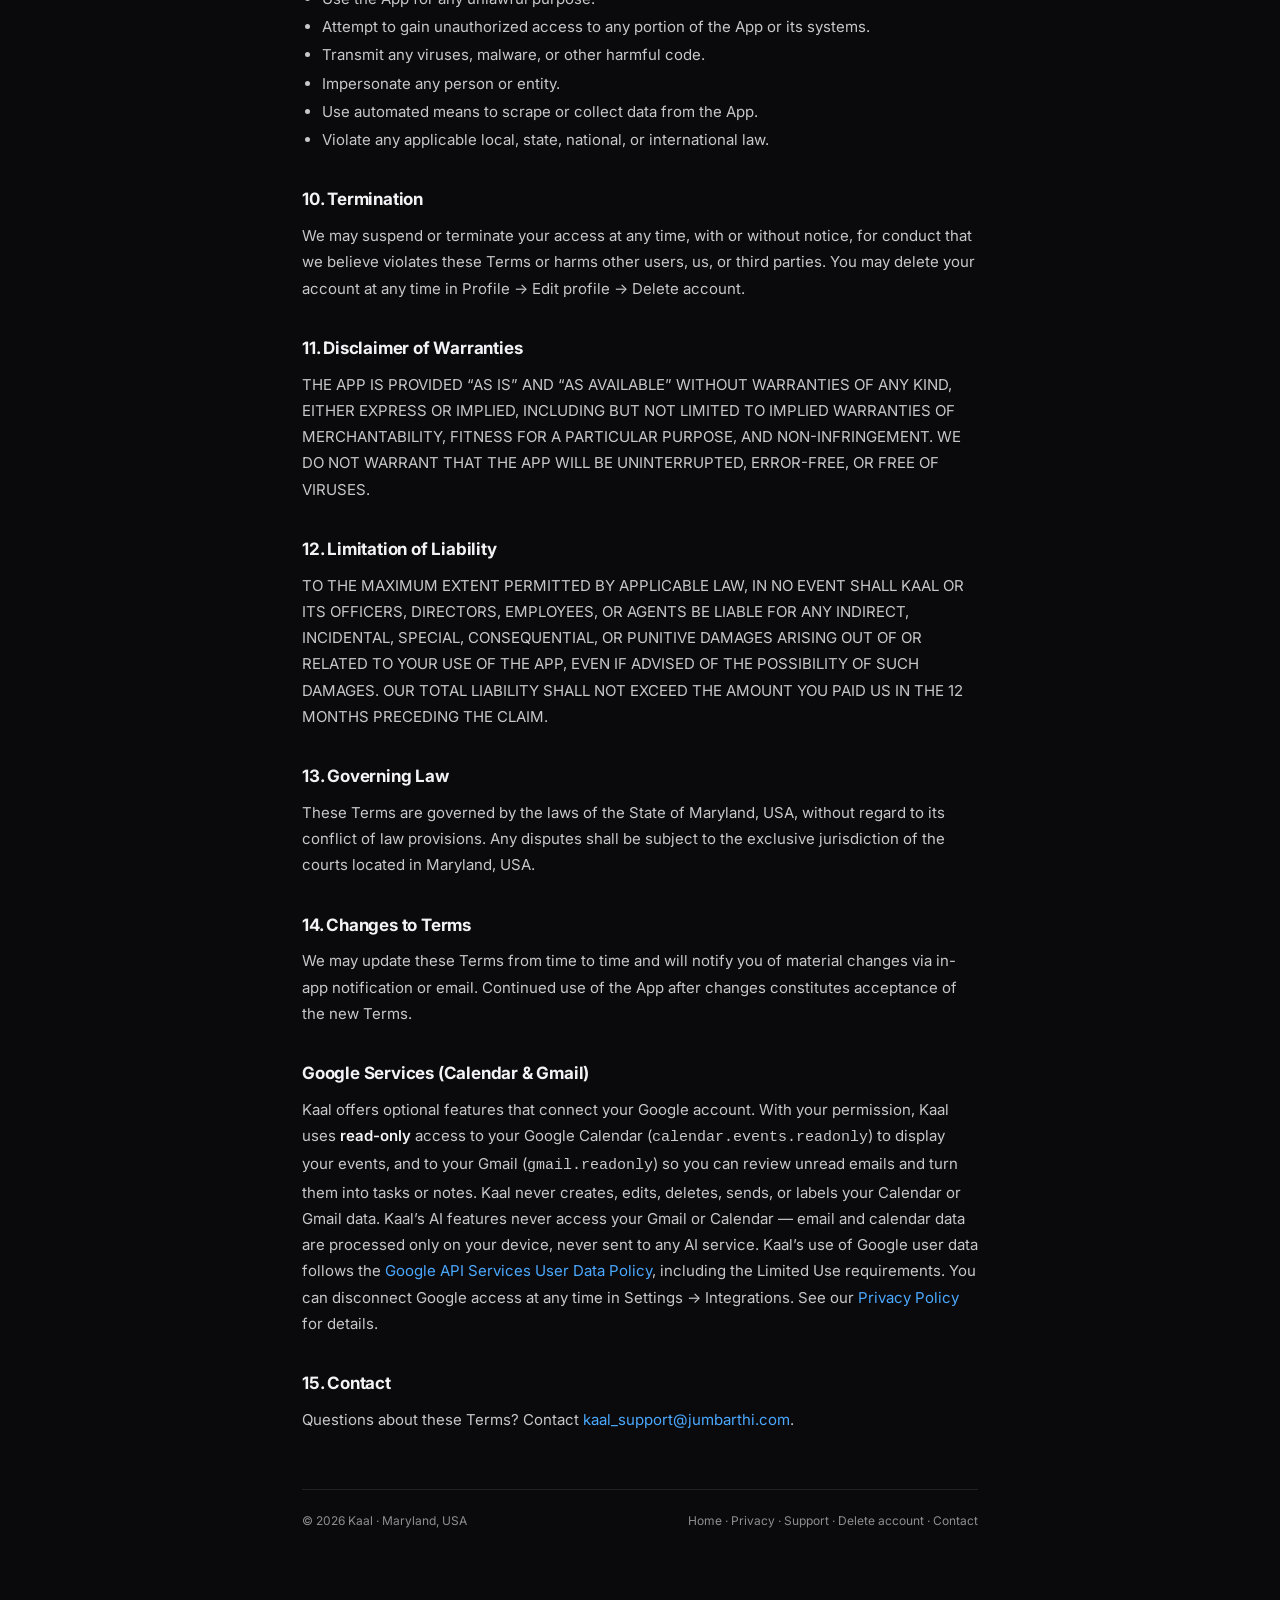
<file: kaal/terms/index.html>
<!DOCTYPE html>
<html lang="en">
<head>
  <meta charset="utf-8">
  <meta name="viewport" content="width=device-width, initial-scale=1">
  <title>Terms of Service — Kaal</title>
  <meta name="description" content="Kaal Terms of Service — the agreement governing your use of the Kaal application.">
  <link rel="preconnect" href="https://fonts.googleapis.com">
  <link rel="preconnect" href="https://fonts.gstatic.com" crossorigin>
  <link href="https://fonts.googleapis.com/css2?family=Inter:wght@400;600;700&display=swap" rel="stylesheet">
  <link rel="stylesheet" href="/kaal/style.css">
</head>
<body>
  <div class="wrap">
    <header class="topbar">
      <div class="brand"><span class="dot"></span> Kaal</div>
      <nav class="nav">
        <a href="/kaal">Home</a>
        <a href="/kaal/privacy">Privacy</a>
        <a href="/kaal/support">Support</a>
        <a href="/kaal/delete">Delete account</a>
      </nav>
    </header>

    <main>
      <h1>Terms of Service</h1>
      <p class="meta">Effective date: June 19, 2026 · Version 1.0</p>

      <h2>1. Acceptance of Terms</h2>
      <p>By downloading, installing, or using the Kaal application (the “App”), you agree to
      be bound by these Terms of Service (“Terms”). If you do not agree, do not use the App.
      These Terms constitute a legally binding agreement between you and Kaal (“Company”,
      “we”, “us”, or “our”).</p>

      <h2>2. Eligibility</h2>
      <p>You must be at least 13 years of age to use this App. By creating an account or
      using the App, you represent that you meet this requirement. If you are under 18, you
      represent that your parent or legal guardian has reviewed and agreed to these Terms on
      your behalf.</p>

      <h2>3. Account Registration</h2>
      <p>You may create an account using your email address or third-party sign-in (Google,
      Apple, Microsoft). You are responsible for maintaining the confidentiality of your
      credentials and for all activity under your account. Notify us immediately of any
      unauthorized use at <a href="mailto:kaal_support@jumbarthi.com">kaal_support@jumbarthi.com</a>.</p>

      <h2>4. Subscriptions &amp; In-App Purchases</h2>
      <p>Kaal offers a free tier and a premium subscription (“Kaal Pro”), billed through the
      Apple App Store or Google Play Store. Prices are displayed at checkout. Subscriptions
      automatically renew unless auto-renew is turned off at least 24 hours before the end of
      the current period; your account is charged within 24 hours prior to renewal. You can
      manage or cancel anytime in your device’s App Store or Play Store account settings. No
      refunds are issued for unused portions of a period unless required by applicable law.</p>

      <h2>5. Free Trial</h2>
      <p>Where offered, a free trial of Kaal Pro automatically converts to a paid subscription
      at the end of the trial unless cancelled beforehand. You will not be charged during the
      trial period.</p>

      <h2>6. Restore Purchase</h2>
      <p>To restore a previous Kaal Pro purchase on a new device, go to Profile → Edit profile
      → Restore purchase. Restore is only available for purchases made through the same App
      Store or Play Store account.</p>

      <h2>7. License</h2>
      <p>Subject to these Terms, we grant you a limited, non-exclusive, non-transferable,
      revocable license to use the App for your personal, non-commercial purposes. You may not
      copy, modify, distribute, sell, or lease any part of the App, nor reverse engineer or
      attempt to extract its source code.</p>

      <h2>8. User Content</h2>
      <p>You retain ownership of all tasks, notes, goals, and other content you create (“User
      Content”). By using the App, you grant us a limited license to process and store your
      User Content solely to provide the App’s features. We claim no ownership over your User
      Content.</p>

      <h2>9. Prohibited Conduct</h2>
      <p>You agree not to:</p>
      <ul>
        <li>Use the App for any unlawful purpose.</li>
        <li>Attempt to gain unauthorized access to any portion of the App or its systems.</li>
        <li>Transmit any viruses, malware, or other harmful code.</li>
        <li>Impersonate any person or entity.</li>
        <li>Use automated means to scrape or collect data from the App.</li>
        <li>Violate any applicable local, state, national, or international law.</li>
      </ul>

      <h2>10. Termination</h2>
      <p>We may suspend or terminate your access at any time, with or without notice, for
      conduct that we believe violates these Terms or harms other users, us, or third parties.
      You may delete your account at any time in Profile → Edit profile → Delete account.</p>

      <h2>11. Disclaimer of Warranties</h2>
      <p>THE APP IS PROVIDED “AS IS” AND “AS AVAILABLE” WITHOUT WARRANTIES OF ANY KIND, EITHER
      EXPRESS OR IMPLIED, INCLUDING BUT NOT LIMITED TO IMPLIED WARRANTIES OF MERCHANTABILITY,
      FITNESS FOR A PARTICULAR PURPOSE, AND NON-INFRINGEMENT. WE DO NOT WARRANT THAT THE APP
      WILL BE UNINTERRUPTED, ERROR-FREE, OR FREE OF VIRUSES.</p>

      <h2>12. Limitation of Liability</h2>
      <p>TO THE MAXIMUM EXTENT PERMITTED BY APPLICABLE LAW, IN NO EVENT SHALL KAAL OR ITS
      OFFICERS, DIRECTORS, EMPLOYEES, OR AGENTS BE LIABLE FOR ANY INDIRECT, INCIDENTAL,
      SPECIAL, CONSEQUENTIAL, OR PUNITIVE DAMAGES ARISING OUT OF OR RELATED TO YOUR USE OF THE
      APP, EVEN IF ADVISED OF THE POSSIBILITY OF SUCH DAMAGES. OUR TOTAL LIABILITY SHALL NOT
      EXCEED THE AMOUNT YOU PAID US IN THE 12 MONTHS PRECEDING THE CLAIM.</p>

      <h2>13. Governing Law</h2>
      <p>These Terms are governed by the laws of the State of Maryland, USA, without regard to its conflict of law
      provisions. Any disputes shall be subject to the exclusive jurisdiction of the courts
      located in Maryland, USA.</p>

      <h2>14. Changes to Terms</h2>
      <p>We may update these Terms from time to time and will notify you of material changes
      via in-app notification or email. Continued use of the App after changes constitutes
      acceptance of the new Terms.</p>

      <h2>Google Services (Calendar &amp; Gmail)</h2>
      <p>Kaal offers optional features that connect your Google account. With your permission, Kaal uses <strong>read-only</strong> access to your Google Calendar (<code>calendar.events.readonly</code>) to display your events, and to your Gmail (<code>gmail.readonly</code>) so you can review unread emails and turn them into tasks or notes. Kaal never creates, edits, deletes, sends, or labels your Calendar or Gmail data. Kaal&rsquo;s AI features never access your Gmail or Calendar &mdash; email and calendar data are processed only on your device, never sent to any AI service. Kaal&rsquo;s use of Google user data follows the <a href="https://developers.google.com/terms/api-services-user-data-policy">Google API Services User Data Policy</a>, including the Limited Use requirements. You can disconnect Google access at any time in Settings &rarr; Integrations. See our <a href="/kaal/privacy/">Privacy Policy</a> for details.</p>

      <h2>15. Contact</h2>
      <p>Questions about these Terms? Contact <a href="mailto:kaal_support@jumbarthi.com">kaal_support@jumbarthi.com</a>.</p>
    </main>

    <footer class="foot">
      <span>© 2026 Kaal · Maryland, USA</span>
      <span>
        <a href="/kaal">Home</a> ·
        <a href="/kaal/privacy">Privacy</a> ·
        <a href="/kaal/support">Support</a> ·
        <a href="/kaal/delete">Delete account</a> ·
        <a href="mailto:kaal_support@jumbarthi.com">Contact</a>
      </span>
    </footer>
  </div>
</body>
</html>
</file>
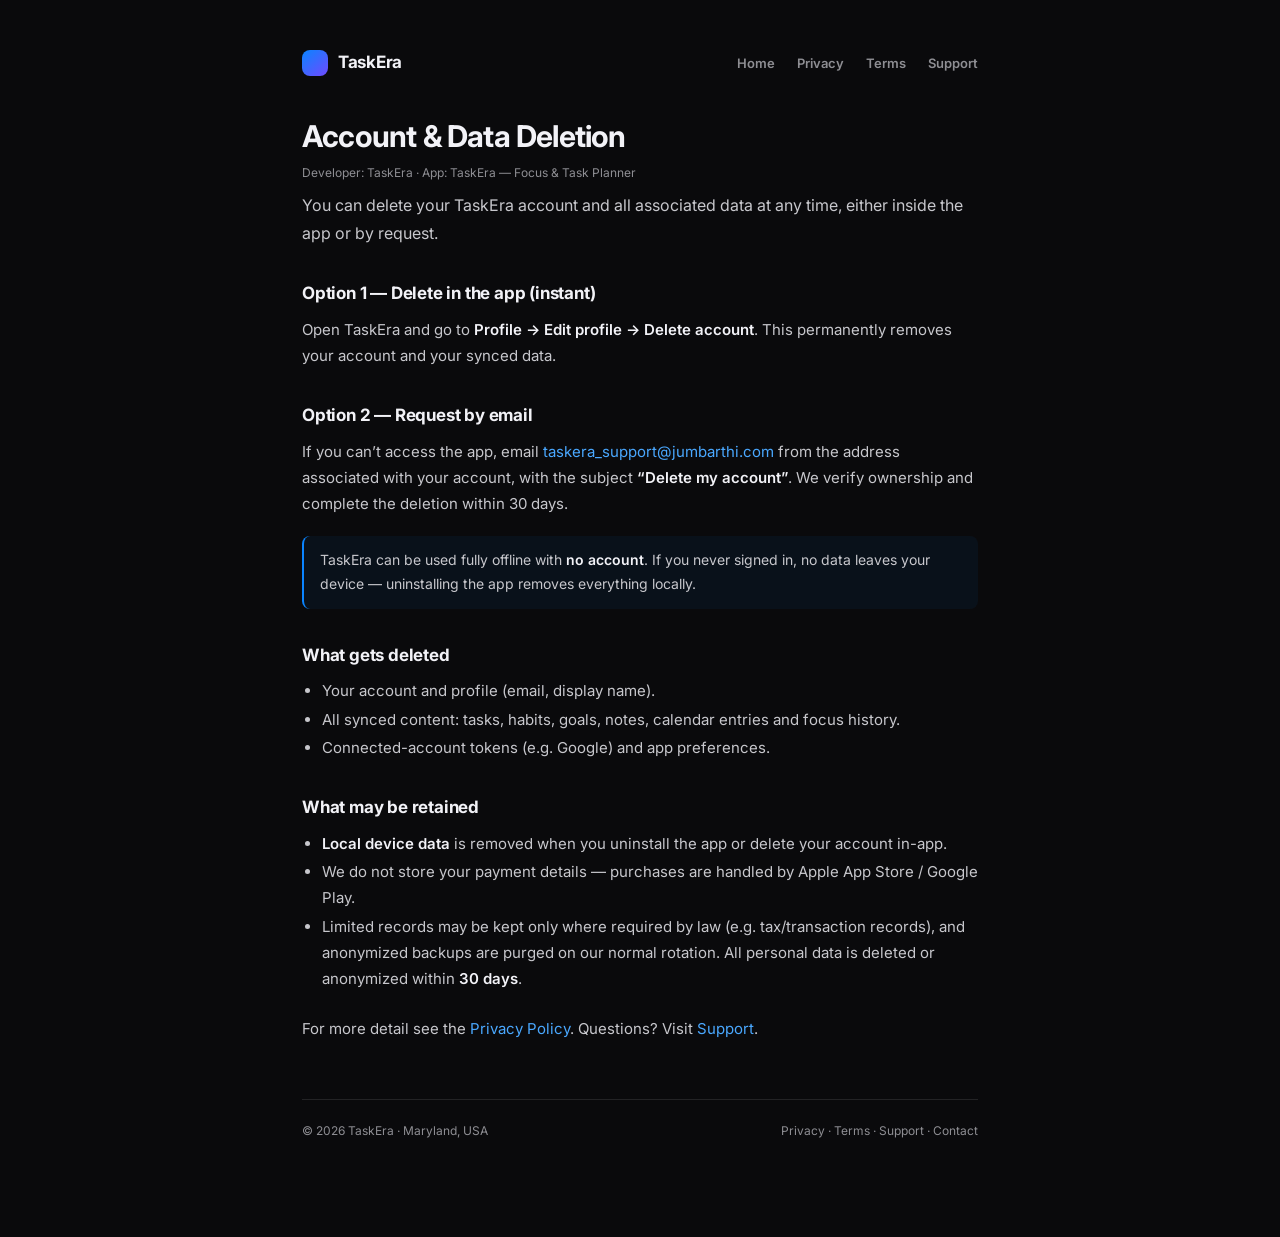
<file: taskera/delete/index.html>
<!DOCTYPE html>
<html lang="en">
<head>
  <meta charset="utf-8">
  <meta name="viewport" content="width=device-width, initial-scale=1">
  <title>TaskEra — Account &amp; Data Deletion</title>
  <meta name="description" content="How to delete your TaskEra account and associated data, what is deleted, and retention periods.">
  <link rel="preconnect" href="https://fonts.googleapis.com">
  <link rel="preconnect" href="https://fonts.gstatic.com" crossorigin>
  <link href="https://fonts.googleapis.com/css2?family=Inter:wght@400;600;700&display=swap" rel="stylesheet">
  <link rel="stylesheet" href="/taskera/style.css">
</head>
<body>
  <div class="wrap">
    <header class="topbar">
      <div class="brand"><span class="dot"></span> TaskEra</div>
      <nav class="nav">
        <a href="/taskera/">Home</a>
        <a href="/taskera/privacy">Privacy</a>
        <a href="/taskera/terms">Terms</a>
        <a href="/taskera/support">Support</a>
      </nav>
    </header>

    <main>
      <h1>Account &amp; Data Deletion</h1>
      <p class="meta">Developer: TaskEra · App: TaskEra — Focus &amp; Task Planner</p>
      <p class="lede">You can delete your TaskEra account and all associated data at any time,
      either inside the app or by request.</p>

      <h2>Option 1 — Delete in the app (instant)</h2>
      <p>Open TaskEra and go to <strong>Profile → Edit profile → Delete account</strong>.
      This permanently removes your account and your synced data.</p>

      <h2>Option 2 — Request by email</h2>
      <p>If you can’t access the app, email
      <a href="mailto:taskera_support@jumbarthi.com">taskera_support@jumbarthi.com</a> from the address
      associated with your account, with the subject <strong>“Delete my account”</strong>.
      We verify ownership and complete the deletion within 30 days.</p>

      <div class="note">
        TaskEra can be used fully offline with <strong>no account</strong>. If you never signed in,
        no data leaves your device — uninstalling the app removes everything locally.
      </div>

      <h2>What gets deleted</h2>
      <ul>
        <li>Your account and profile (email, display name).</li>
        <li>All synced content: tasks, habits, goals, notes, calendar entries and focus history.</li>
        <li>Connected-account tokens (e.g. Google) and app preferences.</li>
      </ul>

      <h2>What may be retained</h2>
      <ul>
        <li><strong>Local device data</strong> is removed when you uninstall the app or delete your account in-app.</li>
        <li>We do not store your payment details — purchases are handled by Apple App Store / Google Play.</li>
        <li>Limited records may be kept only where required by law (e.g. tax/transaction records),
        and anonymized backups are purged on our normal rotation. All personal data is deleted or
        anonymized within <strong>30 days</strong>.</li>
      </ul>

      <p style="margin-top:24px">For more detail see the
      <a href="/taskera/privacy">Privacy Policy</a>. Questions? Visit
      <a href="/taskera/support">Support</a>.</p>
    </main>

    <footer class="foot">
      <span>© 2026 TaskEra · Maryland, USA</span>
      <span>
        <a href="/taskera/privacy">Privacy</a> ·
        <a href="/taskera/terms">Terms</a> ·
        <a href="/taskera/support">Support</a> ·
        <a href="mailto:taskera_support@jumbarthi.com">Contact</a>
      </span>
    </footer>
  </div>
</body>
</html>
</file>
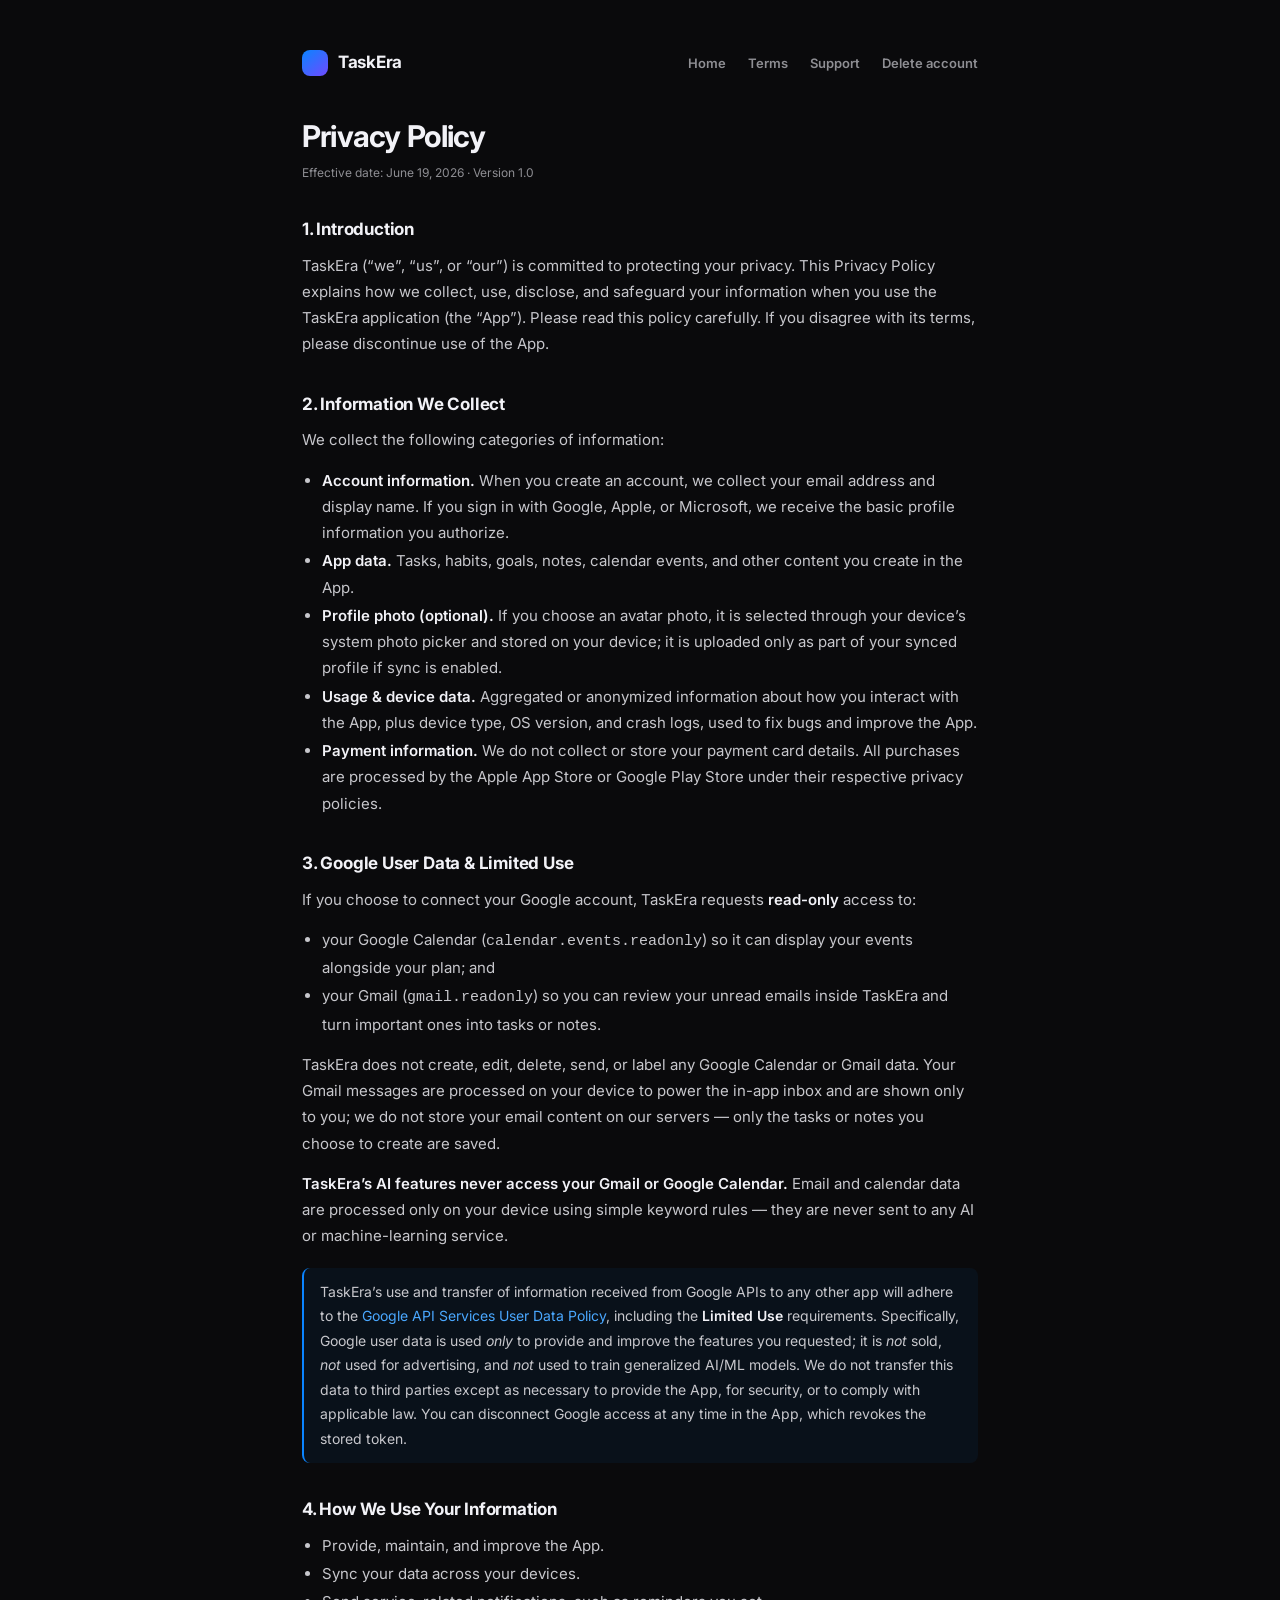
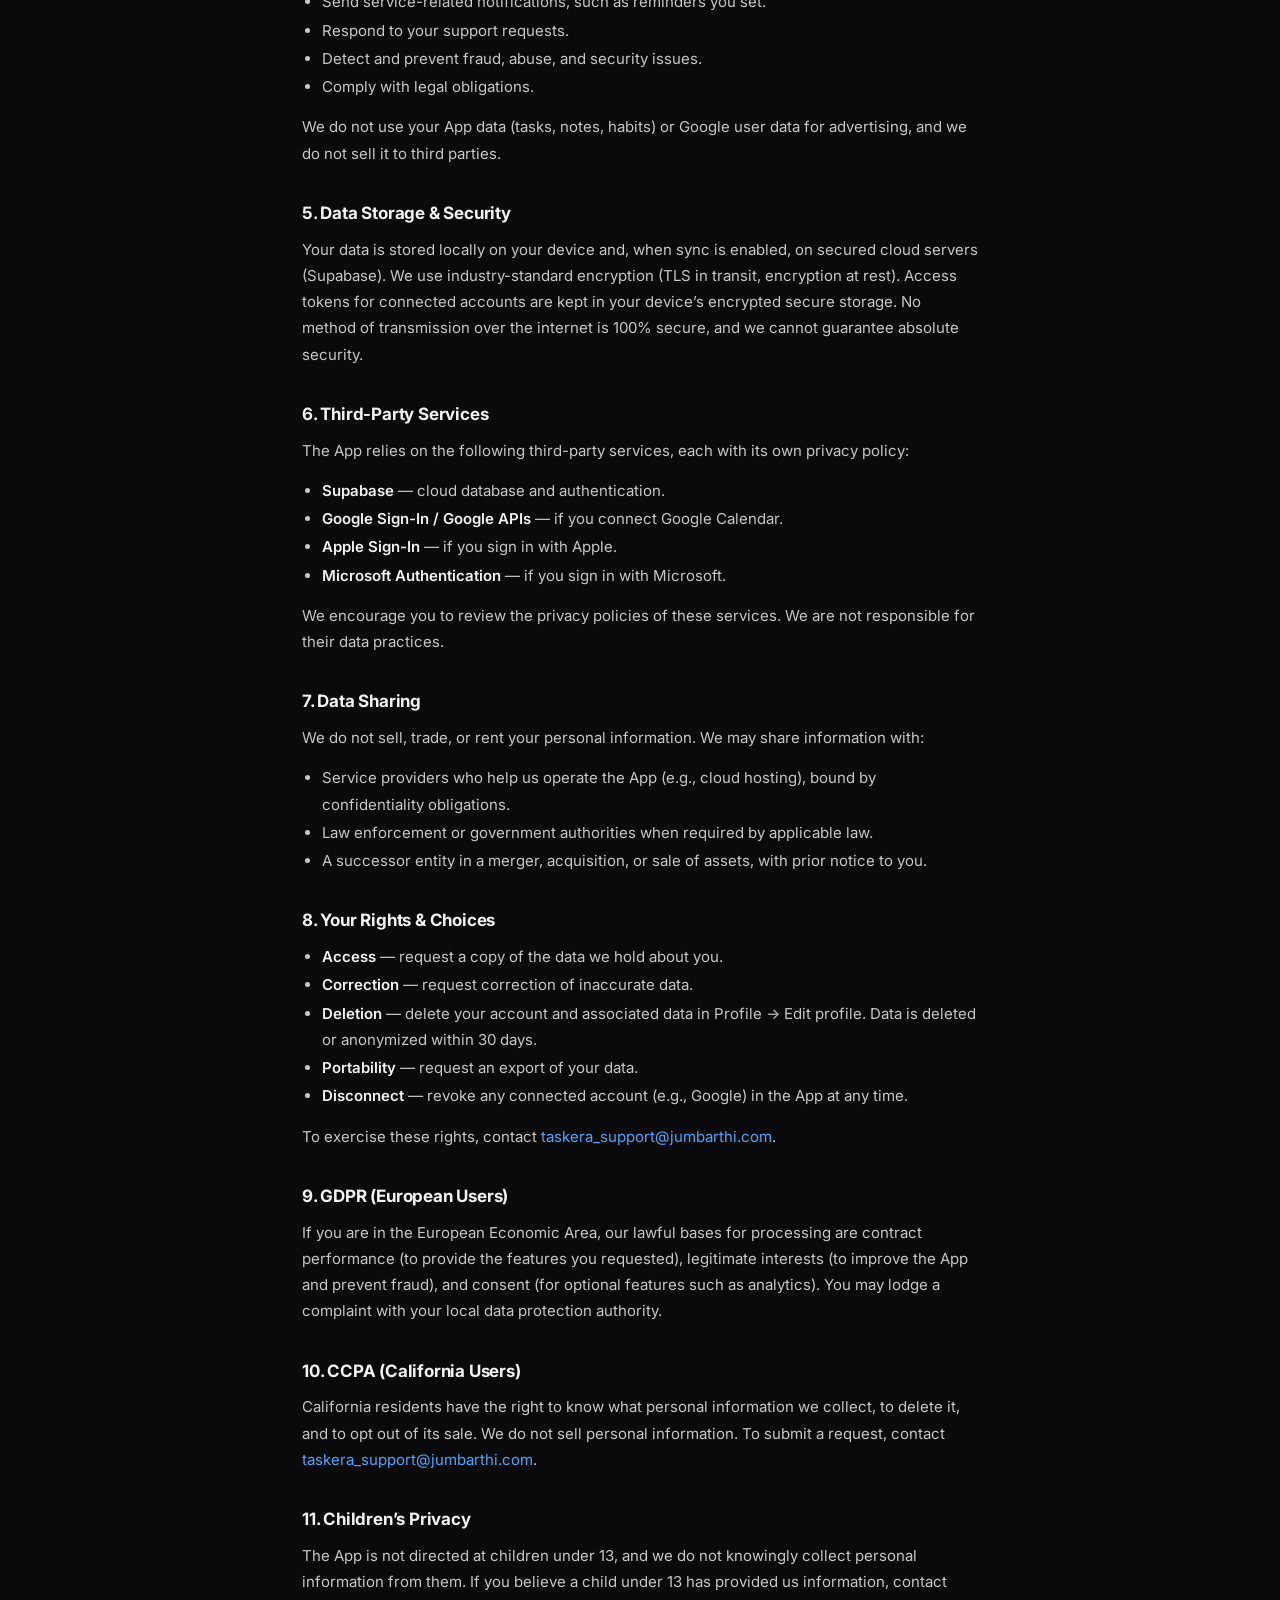
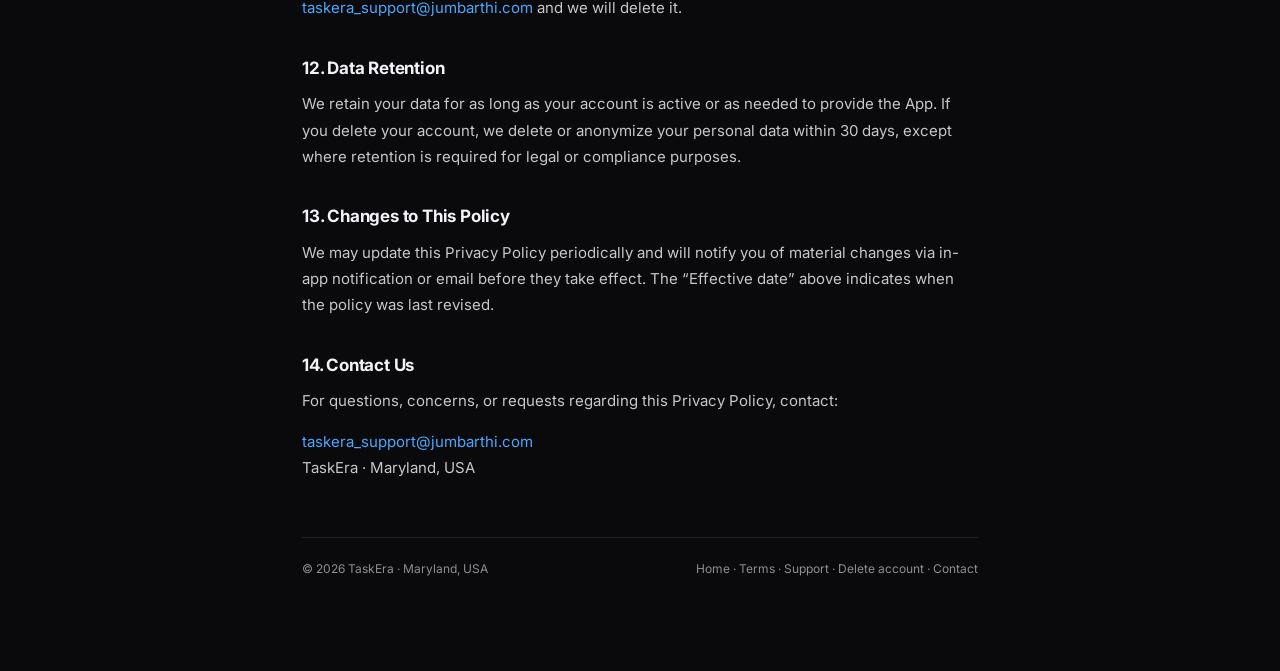
<file: taskera/privacy/index.html>
<!DOCTYPE html>
<html lang="en">
<head>
  <meta charset="utf-8">
  <meta name="viewport" content="width=device-width, initial-scale=1">
  <title>Privacy Policy — TaskEra</title>
  <meta name="description" content="TaskEra Privacy Policy — how TaskEra collects, uses, and protects your information, including Google user data handled under the Limited Use requirements.">
  <link rel="preconnect" href="https://fonts.googleapis.com">
  <link rel="preconnect" href="https://fonts.gstatic.com" crossorigin>
  <link href="https://fonts.googleapis.com/css2?family=Inter:wght@400;600;700&display=swap" rel="stylesheet">
  <link rel="stylesheet" href="/taskera/style.css">
</head>
<body>
  <div class="wrap">
    <header class="topbar">
      <div class="brand"><span class="dot"></span> TaskEra</div>
      <nav class="nav">
        <a href="/taskera">Home</a>
        <a href="/taskera/terms">Terms</a>
        <a href="/taskera/support">Support</a>
        <a href="/taskera/delete">Delete account</a>
      </nav>
    </header>

    <main>
      <h1>Privacy Policy</h1>
      <p class="meta">Effective date: June 19, 2026 · Version 1.0</p>

      <h2>1. Introduction</h2>
      <p>TaskEra (“we”, “us”, or “our”) is committed to protecting your privacy. This
      Privacy Policy explains how we collect, use, disclose, and safeguard your
      information when you use the TaskEra application (the “App”). Please read this
      policy carefully. If you disagree with its terms, please discontinue use of the App.</p>

      <h2>2. Information We Collect</h2>
      <p>We collect the following categories of information:</p>
      <ul>
        <li><strong>Account information.</strong> When you create an account, we collect
        your email address and display name. If you sign in with Google, Apple, or
        Microsoft, we receive the basic profile information you authorize.</li>
        <li><strong>App data.</strong> Tasks, habits, goals, notes, calendar events, and
        other content you create in the App.</li>
        <li><strong>Profile photo (optional).</strong> If you choose an avatar photo, it
        is selected through your device’s system photo picker and stored on your device;
        it is uploaded only as part of your synced profile if sync is enabled.</li>
        <li><strong>Usage &amp; device data.</strong> Aggregated or anonymized information
        about how you interact with the App, plus device type, OS version, and crash logs,
        used to fix bugs and improve the App.</li>
        <li><strong>Payment information.</strong> We do not collect or store your payment
        card details. All purchases are processed by the Apple App Store or Google Play
        Store under their respective privacy policies.</li>
      </ul>

      <h2>3. Google User Data &amp; Limited Use</h2>
      <p>If you choose to connect your Google account, TaskEra requests <strong>read-only</strong> access to:</p>
      <ul>
        <li>your Google Calendar (<code>calendar.events.readonly</code>) so it can display your events alongside your plan; and</li>
        <li>your Gmail (<code>gmail.readonly</code>) so you can review your unread emails inside TaskEra and turn important ones into tasks or notes.</li>
      </ul>
      <p>TaskEra does not create, edit, delete, send, or label any Google Calendar or Gmail data. Your Gmail messages are processed on your device to power the in-app inbox and are shown only to you; we do not store your email content on our servers — only the tasks or notes you choose to create are saved.</p>
      <p><strong>TaskEra&rsquo;s AI features never access your Gmail or Google Calendar.</strong> Email and calendar data are processed only on your device using simple keyword rules &mdash; they are never sent to any AI or machine-learning service.</p>
      <div class="note">
        TaskEra’s use and transfer of information received from Google APIs to any other app
        will adhere to the
        <a href="https://developers.google.com/terms/api-services-user-data-policy">Google
        API Services User Data Policy</a>, including the <strong>Limited Use</strong>
        requirements. Specifically, Google user data is used <em>only</em> to provide and
        improve the features you requested; it is <em>not</em> sold, <em>not</em> used for
        advertising, and <em>not</em> used to train generalized AI/ML models. We do not
        transfer this data to third parties except as necessary to provide the App, for
        security, or to comply with applicable law. You can disconnect Google access at any
        time in the App, which revokes the stored token.
      </div>

      <h2>4. How We Use Your Information</h2>
      <ul>
        <li>Provide, maintain, and improve the App.</li>
        <li>Sync your data across your devices.</li>
        <li>Send service-related notifications, such as reminders you set.</li>
        <li>Respond to your support requests.</li>
        <li>Detect and prevent fraud, abuse, and security issues.</li>
        <li>Comply with legal obligations.</li>
      </ul>
      <p>We do not use your App data (tasks, notes, habits) or Google user data for
      advertising, and we do not sell it to third parties.</p>

      <h2>5. Data Storage &amp; Security</h2>
      <p>Your data is stored locally on your device and, when sync is enabled, on secured
      cloud servers (Supabase). We use industry-standard encryption (TLS in transit,
      encryption at rest). Access tokens for connected accounts are kept in your device’s
      encrypted secure storage. No method of transmission over the internet is 100% secure,
      and we cannot guarantee absolute security.</p>

      <h2>6. Third-Party Services</h2>
      <p>The App relies on the following third-party services, each with its own privacy policy:</p>
      <ul>
        <li><strong>Supabase</strong> — cloud database and authentication.</li>
        <li><strong>Google Sign-In / Google APIs</strong> — if you connect Google Calendar.</li>
        <li><strong>Apple Sign-In</strong> — if you sign in with Apple.</li>
        <li><strong>Microsoft Authentication</strong> — if you sign in with Microsoft.</li>
      </ul>
      <p>We encourage you to review the privacy policies of these services. We are not
      responsible for their data practices.</p>

      <h2>7. Data Sharing</h2>
      <p>We do not sell, trade, or rent your personal information. We may share information with:</p>
      <ul>
        <li>Service providers who help us operate the App (e.g., cloud hosting), bound by
        confidentiality obligations.</li>
        <li>Law enforcement or government authorities when required by applicable law.</li>
        <li>A successor entity in a merger, acquisition, or sale of assets, with prior notice to you.</li>
      </ul>

      <h2>8. Your Rights &amp; Choices</h2>
      <ul>
        <li><strong>Access</strong> — request a copy of the data we hold about you.</li>
        <li><strong>Correction</strong> — request correction of inaccurate data.</li>
        <li><strong>Deletion</strong> — delete your account and associated data in
        Profile → Edit profile. Data is deleted or anonymized within 30 days.</li>
        <li><strong>Portability</strong> — request an export of your data.</li>
        <li><strong>Disconnect</strong> — revoke any connected account (e.g., Google) in the App at any time.</li>
      </ul>
      <p>To exercise these rights, contact <a href="mailto:taskera_support@jumbarthi.com">taskera_support@jumbarthi.com</a>.</p>

      <h2>9. GDPR (European Users)</h2>
      <p>If you are in the European Economic Area, our lawful bases for processing are
      contract performance (to provide the features you requested), legitimate interests
      (to improve the App and prevent fraud), and consent (for optional features such as
      analytics). You may lodge a complaint with your local data protection authority.</p>

      <h2>10. CCPA (California Users)</h2>
      <p>California residents have the right to know what personal information we collect,
      to delete it, and to opt out of its sale. We do not sell personal information. To
      submit a request, contact <a href="mailto:taskera_support@jumbarthi.com">taskera_support@jumbarthi.com</a>.</p>

      <h2>11. Children’s Privacy</h2>
      <p>The App is not directed at children under 13, and we do not knowingly collect
      personal information from them. If you believe a child under 13 has provided us
      information, contact <a href="mailto:taskera_support@jumbarthi.com">taskera_support@jumbarthi.com</a> and we will delete it.</p>

      <h2>12. Data Retention</h2>
      <p>We retain your data for as long as your account is active or as needed to provide
      the App. If you delete your account, we delete or anonymize your personal data within
      30 days, except where retention is required for legal or compliance purposes.</p>

      <h2>13. Changes to This Policy</h2>
      <p>We may update this Privacy Policy periodically and will notify you of material
      changes via in-app notification or email before they take effect. The “Effective
      date” above indicates when the policy was last revised.</p>

      <h2>14. Contact Us</h2>
      <p>For questions, concerns, or requests regarding this Privacy Policy, contact:</p>
      <p><a href="mailto:taskera_support@jumbarthi.com">taskera_support@jumbarthi.com</a><br>
      TaskEra · Maryland, USA</p>
    </main>

    <footer class="foot">
      <span>© 2026 TaskEra · Maryland, USA</span>
      <span>
        <a href="/taskera">Home</a> ·
        <a href="/taskera/terms">Terms</a> ·
        <a href="/taskera/support">Support</a> ·
        <a href="/taskera/delete">Delete account</a> ·
        <a href="mailto:taskera_support@jumbarthi.com">Contact</a>
      </span>
    </footer>
  </div>
</body>
</html>
</file>
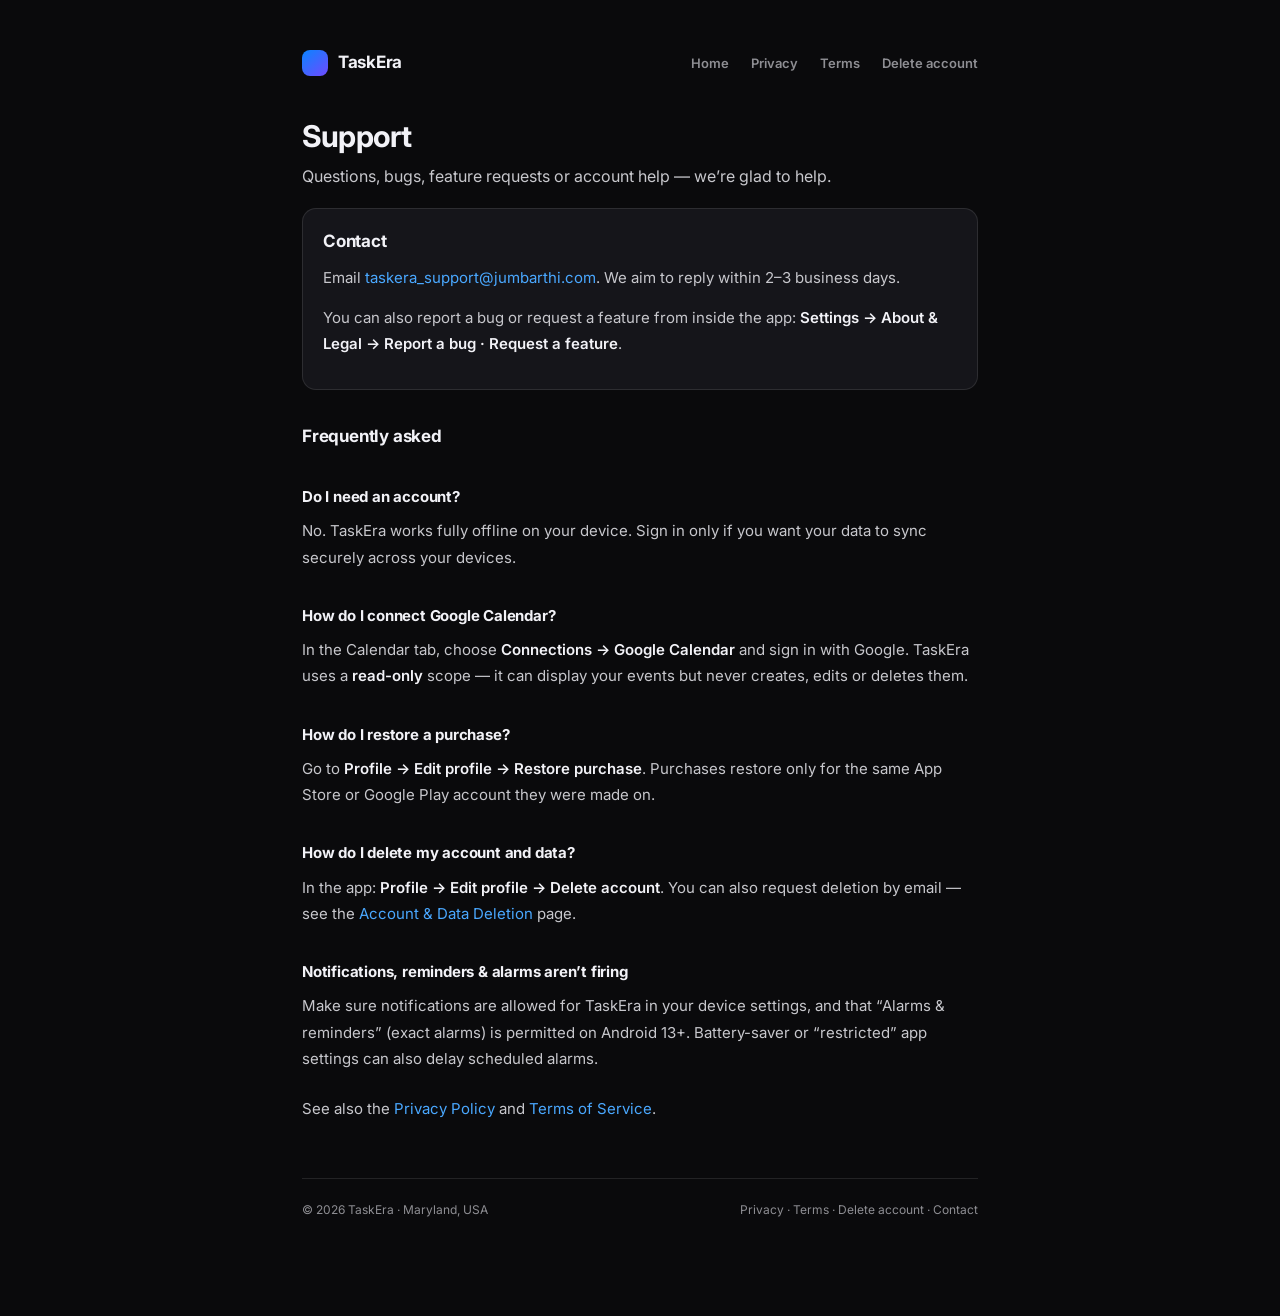
<file: taskera/support/index.html>
<!DOCTYPE html>
<html lang="en">
<head>
  <meta charset="utf-8">
  <meta name="viewport" content="width=device-width, initial-scale=1">
  <title>TaskEra — Support</title>
  <meta name="description" content="Support and help for TaskEra — Focus & Task Planner. Contact, FAQ, and account help.">
  <link rel="preconnect" href="https://fonts.googleapis.com">
  <link rel="preconnect" href="https://fonts.gstatic.com" crossorigin>
  <link href="https://fonts.googleapis.com/css2?family=Inter:wght@400;600;700&display=swap" rel="stylesheet">
  <link rel="stylesheet" href="/taskera/style.css">
</head>
<body>
  <div class="wrap">
    <header class="topbar">
      <div class="brand"><span class="dot"></span> TaskEra</div>
      <nav class="nav">
        <a href="/taskera/">Home</a>
        <a href="/taskera/privacy">Privacy</a>
        <a href="/taskera/terms">Terms</a>
        <a href="/taskera/delete">Delete account</a>
      </nav>
    </header>

    <main>
      <h1>Support</h1>
      <p class="lede">Questions, bugs, feature requests or account help — we’re glad to help.</p>

      <div class="card">
        <h2 style="margin-top:0">Contact</h2>
        <p>Email <a href="mailto:taskera_support@jumbarthi.com">taskera_support@jumbarthi.com</a>.
        We aim to reply within 2–3 business days.</p>
        <p>You can also report a bug or request a feature from inside the app:
        <strong>Settings → About &amp; Legal → Report a bug · Request a feature</strong>.</p>
      </div>

      <h2>Frequently asked</h2>

      <h2 style="font-size:15px">Do I need an account?</h2>
      <p>No. TaskEra works fully offline on your device. Sign in only if you want your
      data to sync securely across your devices.</p>

      <h2 style="font-size:15px">How do I connect Google Calendar?</h2>
      <p>In the Calendar tab, choose <strong>Connections → Google Calendar</strong> and sign in
      with Google. TaskEra uses a <strong>read-only</strong> scope — it can display your events but
      never creates, edits or deletes them.</p>

      <h2 style="font-size:15px">How do I restore a purchase?</h2>
      <p>Go to <strong>Profile → Edit profile → Restore purchase</strong>. Purchases restore only
      for the same App Store or Google Play account they were made on.</p>

      <h2 style="font-size:15px">How do I delete my account and data?</h2>
      <p>In the app: <strong>Profile → Edit profile → Delete account</strong>. You can also request
      deletion by email — see the <a href="/taskera/delete">Account &amp; Data Deletion</a> page.</p>

      <h2 style="font-size:15px">Notifications, reminders &amp; alarms aren’t firing</h2>
      <p>Make sure notifications are allowed for TaskEra in your device settings, and that
      “Alarms &amp; reminders” (exact alarms) is permitted on Android 13+. Battery-saver or
      “restricted” app settings can also delay scheduled alarms.</p>

      <p style="margin-top:24px">See also the
      <a href="/taskera/privacy">Privacy Policy</a> and
      <a href="/taskera/terms">Terms of Service</a>.</p>
    </main>

    <footer class="foot">
      <span>© 2026 TaskEra · Maryland, USA</span>
      <span>
        <a href="/taskera/privacy">Privacy</a> ·
        <a href="/taskera/terms">Terms</a> ·
        <a href="/taskera/delete">Delete account</a> ·
        <a href="mailto:taskera_support@jumbarthi.com">Contact</a>
      </span>
    </footer>
  </div>
</body>
</html>
</file>
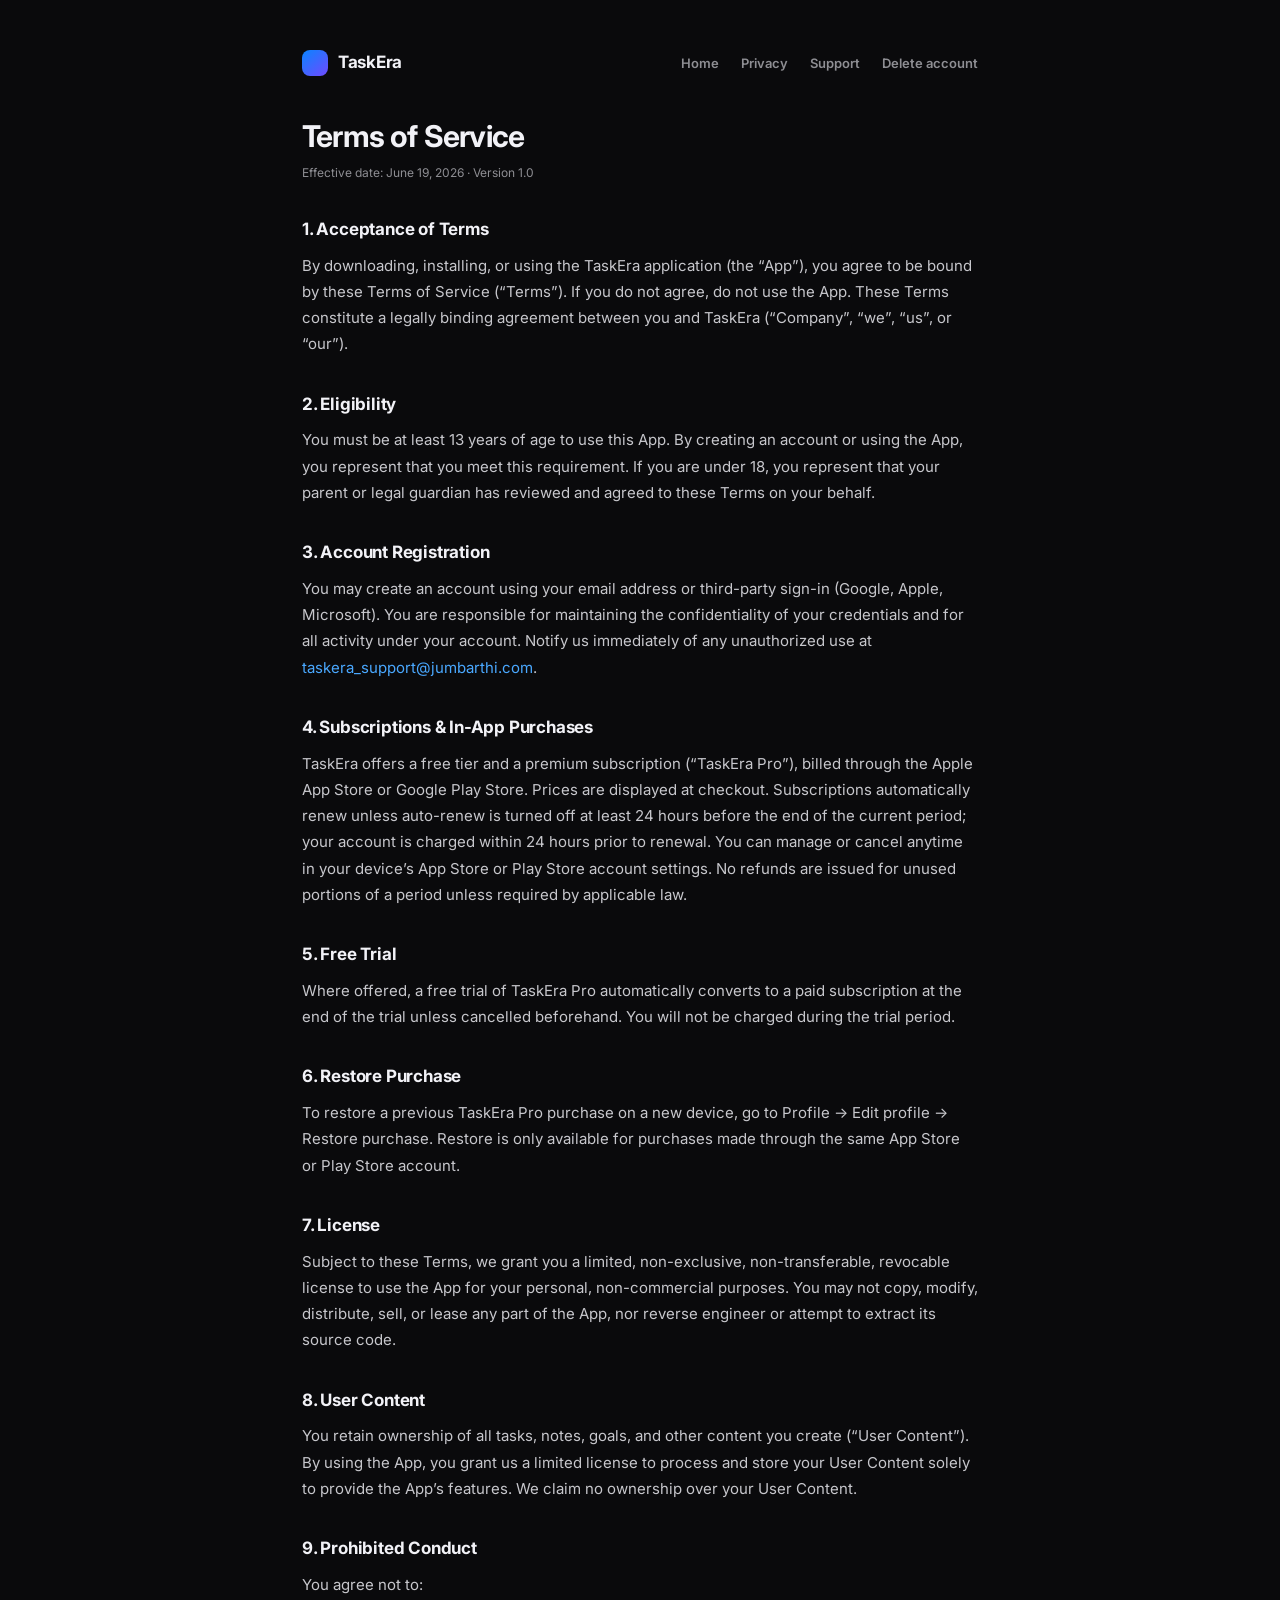
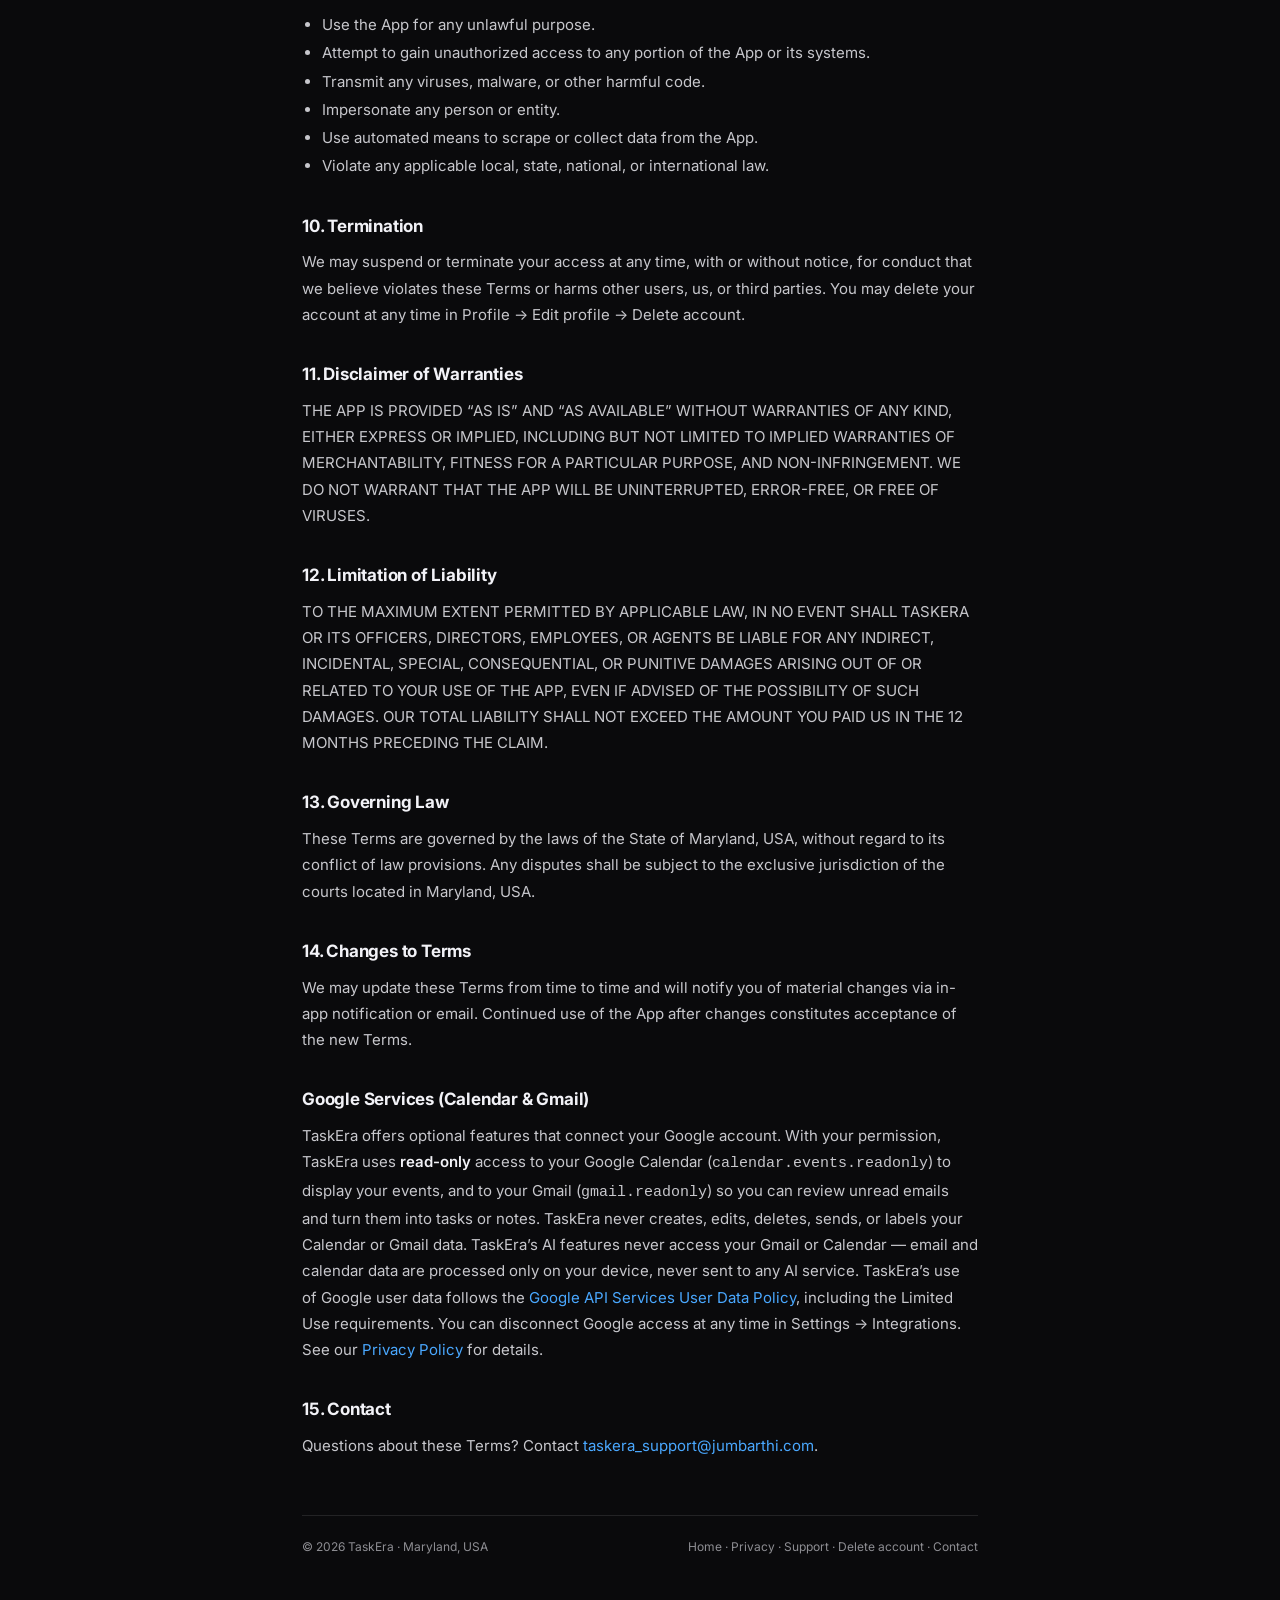
<file: taskera/terms/index.html>
<!DOCTYPE html>
<html lang="en">
<head>
  <meta charset="utf-8">
  <meta name="viewport" content="width=device-width, initial-scale=1">
  <title>Terms of Service — TaskEra</title>
  <meta name="description" content="TaskEra Terms of Service — the agreement governing your use of the TaskEra application.">
  <link rel="preconnect" href="https://fonts.googleapis.com">
  <link rel="preconnect" href="https://fonts.gstatic.com" crossorigin>
  <link href="https://fonts.googleapis.com/css2?family=Inter:wght@400;600;700&display=swap" rel="stylesheet">
  <link rel="stylesheet" href="/taskera/style.css">
</head>
<body>
  <div class="wrap">
    <header class="topbar">
      <div class="brand"><span class="dot"></span> TaskEra</div>
      <nav class="nav">
        <a href="/taskera">Home</a>
        <a href="/taskera/privacy">Privacy</a>
        <a href="/taskera/support">Support</a>
        <a href="/taskera/delete">Delete account</a>
      </nav>
    </header>

    <main>
      <h1>Terms of Service</h1>
      <p class="meta">Effective date: June 19, 2026 · Version 1.0</p>

      <h2>1. Acceptance of Terms</h2>
      <p>By downloading, installing, or using the TaskEra application (the “App”), you agree to
      be bound by these Terms of Service (“Terms”). If you do not agree, do not use the App.
      These Terms constitute a legally binding agreement between you and TaskEra (“Company”,
      “we”, “us”, or “our”).</p>

      <h2>2. Eligibility</h2>
      <p>You must be at least 13 years of age to use this App. By creating an account or
      using the App, you represent that you meet this requirement. If you are under 18, you
      represent that your parent or legal guardian has reviewed and agreed to these Terms on
      your behalf.</p>

      <h2>3. Account Registration</h2>
      <p>You may create an account using your email address or third-party sign-in (Google,
      Apple, Microsoft). You are responsible for maintaining the confidentiality of your
      credentials and for all activity under your account. Notify us immediately of any
      unauthorized use at <a href="mailto:taskera_support@jumbarthi.com">taskera_support@jumbarthi.com</a>.</p>

      <h2>4. Subscriptions &amp; In-App Purchases</h2>
      <p>TaskEra offers a free tier and a premium subscription (“TaskEra Pro”), billed through the
      Apple App Store or Google Play Store. Prices are displayed at checkout. Subscriptions
      automatically renew unless auto-renew is turned off at least 24 hours before the end of
      the current period; your account is charged within 24 hours prior to renewal. You can
      manage or cancel anytime in your device’s App Store or Play Store account settings. No
      refunds are issued for unused portions of a period unless required by applicable law.</p>

      <h2>5. Free Trial</h2>
      <p>Where offered, a free trial of TaskEra Pro automatically converts to a paid subscription
      at the end of the trial unless cancelled beforehand. You will not be charged during the
      trial period.</p>

      <h2>6. Restore Purchase</h2>
      <p>To restore a previous TaskEra Pro purchase on a new device, go to Profile → Edit profile
      → Restore purchase. Restore is only available for purchases made through the same App
      Store or Play Store account.</p>

      <h2>7. License</h2>
      <p>Subject to these Terms, we grant you a limited, non-exclusive, non-transferable,
      revocable license to use the App for your personal, non-commercial purposes. You may not
      copy, modify, distribute, sell, or lease any part of the App, nor reverse engineer or
      attempt to extract its source code.</p>

      <h2>8. User Content</h2>
      <p>You retain ownership of all tasks, notes, goals, and other content you create (“User
      Content”). By using the App, you grant us a limited license to process and store your
      User Content solely to provide the App’s features. We claim no ownership over your User
      Content.</p>

      <h2>9. Prohibited Conduct</h2>
      <p>You agree not to:</p>
      <ul>
        <li>Use the App for any unlawful purpose.</li>
        <li>Attempt to gain unauthorized access to any portion of the App or its systems.</li>
        <li>Transmit any viruses, malware, or other harmful code.</li>
        <li>Impersonate any person or entity.</li>
        <li>Use automated means to scrape or collect data from the App.</li>
        <li>Violate any applicable local, state, national, or international law.</li>
      </ul>

      <h2>10. Termination</h2>
      <p>We may suspend or terminate your access at any time, with or without notice, for
      conduct that we believe violates these Terms or harms other users, us, or third parties.
      You may delete your account at any time in Profile → Edit profile → Delete account.</p>

      <h2>11. Disclaimer of Warranties</h2>
      <p>THE APP IS PROVIDED “AS IS” AND “AS AVAILABLE” WITHOUT WARRANTIES OF ANY KIND, EITHER
      EXPRESS OR IMPLIED, INCLUDING BUT NOT LIMITED TO IMPLIED WARRANTIES OF MERCHANTABILITY,
      FITNESS FOR A PARTICULAR PURPOSE, AND NON-INFRINGEMENT. WE DO NOT WARRANT THAT THE APP
      WILL BE UNINTERRUPTED, ERROR-FREE, OR FREE OF VIRUSES.</p>

      <h2>12. Limitation of Liability</h2>
      <p>TO THE MAXIMUM EXTENT PERMITTED BY APPLICABLE LAW, IN NO EVENT SHALL TASKERA OR ITS
      OFFICERS, DIRECTORS, EMPLOYEES, OR AGENTS BE LIABLE FOR ANY INDIRECT, INCIDENTAL,
      SPECIAL, CONSEQUENTIAL, OR PUNITIVE DAMAGES ARISING OUT OF OR RELATED TO YOUR USE OF THE
      APP, EVEN IF ADVISED OF THE POSSIBILITY OF SUCH DAMAGES. OUR TOTAL LIABILITY SHALL NOT
      EXCEED THE AMOUNT YOU PAID US IN THE 12 MONTHS PRECEDING THE CLAIM.</p>

      <h2>13. Governing Law</h2>
      <p>These Terms are governed by the laws of the State of Maryland, USA, without regard to its conflict of law
      provisions. Any disputes shall be subject to the exclusive jurisdiction of the courts
      located in Maryland, USA.</p>

      <h2>14. Changes to Terms</h2>
      <p>We may update these Terms from time to time and will notify you of material changes
      via in-app notification or email. Continued use of the App after changes constitutes
      acceptance of the new Terms.</p>

      <h2>Google Services (Calendar &amp; Gmail)</h2>
      <p>TaskEra offers optional features that connect your Google account. With your permission, TaskEra uses <strong>read-only</strong> access to your Google Calendar (<code>calendar.events.readonly</code>) to display your events, and to your Gmail (<code>gmail.readonly</code>) so you can review unread emails and turn them into tasks or notes. TaskEra never creates, edits, deletes, sends, or labels your Calendar or Gmail data. TaskEra&rsquo;s AI features never access your Gmail or Calendar &mdash; email and calendar data are processed only on your device, never sent to any AI service. TaskEra&rsquo;s use of Google user data follows the <a href="https://developers.google.com/terms/api-services-user-data-policy">Google API Services User Data Policy</a>, including the Limited Use requirements. You can disconnect Google access at any time in Settings &rarr; Integrations. See our <a href="/taskera/privacy/">Privacy Policy</a> for details.</p>

      <h2>15. Contact</h2>
      <p>Questions about these Terms? Contact <a href="mailto:taskera_support@jumbarthi.com">taskera_support@jumbarthi.com</a>.</p>
    </main>

    <footer class="foot">
      <span>© 2026 TaskEra · Maryland, USA</span>
      <span>
        <a href="/taskera">Home</a> ·
        <a href="/taskera/privacy">Privacy</a> ·
        <a href="/taskera/support">Support</a> ·
        <a href="/taskera/delete">Delete account</a> ·
        <a href="mailto:taskera_support@jumbarthi.com">Contact</a>
      </span>
    </footer>
  </div>
</body>
</html>
</file>
<file: kaal/style.css>
/* Kaal — public site styles (jumbarthi.com/kaal) */
:root {
  --bg:    #0a0a0c;
  --surf:  #15151a;
  --ink:   #f2f2f7;
  --ink2:  #c7c7cc;
  --ink3:  #8e8e93;
  --acc:   #0a84ff;
  --acc2:  #4aa8ff;
  --bdr:   rgba(255, 255, 255, 0.10);
  --bdr2:  rgba(255, 255, 255, 0.06);
  --maxw:  720px;
}

* { box-sizing: border-box; }

html { -webkit-text-size-adjust: 100%; }

body {
  margin: 0;
  background: var(--bg);
  color: var(--ink2);
  font-family: "Inter", -apple-system, BlinkMacSystemFont, "Segoe UI", Roboto, Helvetica, Arial, sans-serif;
  font-size: 15px;
  line-height: 1.75;
  -webkit-font-smoothing: antialiased;
  text-rendering: optimizeLegibility;
}

.wrap {
  max-width: var(--maxw);
  margin: 0 auto;
  padding: 48px 22px 96px;
}

a { color: var(--acc2); text-decoration: none; }
a:hover { text-decoration: underline; }

/* ── Header / nav ─────────────────────────────────────────── */
.topbar {
  display: flex;
  align-items: center;
  justify-content: space-between;
  gap: 16px;
  margin-bottom: 40px;
  flex-wrap: wrap;
}
.brand {
  display: flex;
  align-items: center;
  gap: 10px;
  font-weight: 700;
  color: var(--ink);
  font-size: 17px;
  letter-spacing: -0.3px;
}
.brand .dot {
  width: 26px; height: 26px;
  border-radius: 8px;
  background: linear-gradient(140deg, var(--acc), #6f4aff);
  display: inline-block;
}
.nav a {
  color: var(--ink3);
  font-size: 13px;
  font-weight: 600;
  margin-left: 18px;
}
.nav a:hover { color: var(--ink); text-decoration: none; }

/* ── Typography ───────────────────────────────────────────── */
h1 {
  color: var(--ink);
  font-size: 30px;
  line-height: 1.2;
  letter-spacing: -0.8px;
  margin: 0 0 8px;
  font-weight: 700;
}
h2 {
  color: var(--ink);
  font-size: 17px;
  font-weight: 700;
  margin: 32px 0 8px;
  letter-spacing: -0.2px;
}
.meta { color: var(--ink3); font-size: 12px; margin: 0 0 8px; }
.lede { color: var(--ink2); font-size: 16px; margin: 4px 0 0; }
p { margin: 0 0 14px; }
ul { margin: 0 0 14px; padding-left: 20px; }
li { margin: 2px 0; }
hr { border: none; border-top: 0.5px solid var(--bdr); margin: 24px 0; }
strong { color: var(--ink); font-weight: 600; }

/* ── Cards / callouts ─────────────────────────────────────── */
.card {
  background: var(--surf);
  border: 0.5px solid var(--bdr);
  border-radius: 14px;
  padding: 18px 20px;
  margin: 18px 0;
}
.note {
  border-left: 2px solid var(--acc);
  background: rgba(10, 132, 255, 0.06);
  border-radius: 8px;
  padding: 12px 16px;
  margin: 18px 0;
  color: var(--ink2);
  font-size: 14px;
}

/* ── Home buttons ─────────────────────────────────────────── */
.btnrow { display: flex; gap: 10px; flex-wrap: wrap; margin-top: 24px; }
.btn {
  display: inline-block;
  padding: 11px 18px;
  border-radius: 10px;
  font-size: 14px;
  font-weight: 600;
}
.btn-primary { background: var(--acc); color: #fff; }
.btn-primary:hover { text-decoration: none; opacity: 0.92; }
.btn-ghost { border: 0.5px solid var(--bdr); color: var(--ink); }
.btn-ghost:hover { text-decoration: none; border-color: var(--ink3); }

/* ── Footer ───────────────────────────────────────────────── */
.foot {
  margin-top: 56px;
  padding-top: 20px;
  border-top: 0.5px solid var(--bdr);
  color: var(--ink3);
  font-size: 12px;
  display: flex;
  justify-content: space-between;
  gap: 16px;
  flex-wrap: wrap;
}
.foot a { color: var(--ink3); }
.foot a:hover { color: var(--ink); }
</file>
<file: taskera/style.css>
/* TaskEra — public site styles (jumbarthi.com/taskera) */
:root {
  --bg:    #0a0a0c;
  --surf:  #15151a;
  --ink:   #f2f2f7;
  --ink2:  #c7c7cc;
  --ink3:  #8e8e93;
  --acc:   #0a84ff;
  --acc2:  #4aa8ff;
  --bdr:   rgba(255, 255, 255, 0.10);
  --bdr2:  rgba(255, 255, 255, 0.06);
  --maxw:  720px;
}

* { box-sizing: border-box; }

html { -webkit-text-size-adjust: 100%; }

body {
  margin: 0;
  background: var(--bg);
  color: var(--ink2);
  font-family: "Inter", -apple-system, BlinkMacSystemFont, "Segoe UI", Roboto, Helvetica, Arial, sans-serif;
  font-size: 15px;
  line-height: 1.75;
  -webkit-font-smoothing: antialiased;
  text-rendering: optimizeLegibility;
}

.wrap {
  max-width: var(--maxw);
  margin: 0 auto;
  padding: 48px 22px 96px;
}

a { color: var(--acc2); text-decoration: none; }
a:hover { text-decoration: underline; }

/* ── Header / nav ─────────────────────────────────────────── */
.topbar {
  display: flex;
  align-items: center;
  justify-content: space-between;
  gap: 16px;
  margin-bottom: 40px;
  flex-wrap: wrap;
}
.brand {
  display: flex;
  align-items: center;
  gap: 10px;
  font-weight: 700;
  color: var(--ink);
  font-size: 17px;
  letter-spacing: -0.3px;
}
.brand .dot {
  width: 26px; height: 26px;
  border-radius: 8px;
  background: linear-gradient(140deg, var(--acc), #6f4aff);
  display: inline-block;
}
.nav a {
  color: var(--ink3);
  font-size: 13px;
  font-weight: 600;
  margin-left: 18px;
}
.nav a:hover { color: var(--ink); text-decoration: none; }

/* ── Typography ───────────────────────────────────────────── */
h1 {
  color: var(--ink);
  font-size: 30px;
  line-height: 1.2;
  letter-spacing: -0.8px;
  margin: 0 0 8px;
  font-weight: 700;
}
h2 {
  color: var(--ink);
  font-size: 17px;
  font-weight: 700;
  margin: 32px 0 8px;
  letter-spacing: -0.2px;
}
.meta { color: var(--ink3); font-size: 12px; margin: 0 0 8px; }
.lede { color: var(--ink2); font-size: 16px; margin: 4px 0 0; }
p { margin: 0 0 14px; }
ul { margin: 0 0 14px; padding-left: 20px; }
li { margin: 2px 0; }
hr { border: none; border-top: 0.5px solid var(--bdr); margin: 24px 0; }
strong { color: var(--ink); font-weight: 600; }

/* ── Cards / callouts ─────────────────────────────────────── */
.card {
  background: var(--surf);
  border: 0.5px solid var(--bdr);
  border-radius: 14px;
  padding: 18px 20px;
  margin: 18px 0;
}
.note {
  border-left: 2px solid var(--acc);
  background: rgba(10, 132, 255, 0.06);
  border-radius: 8px;
  padding: 12px 16px;
  margin: 18px 0;
  color: var(--ink2);
  font-size: 14px;
}

/* ── Home buttons ─────────────────────────────────────────── */
.btnrow { display: flex; gap: 10px; flex-wrap: wrap; margin-top: 24px; }
.btn {
  display: inline-block;
  padding: 11px 18px;
  border-radius: 10px;
  font-size: 14px;
  font-weight: 600;
}
.btn-primary { background: var(--acc); color: #fff; }
.btn-primary:hover { text-decoration: none; opacity: 0.92; }
.btn-ghost { border: 0.5px solid var(--bdr); color: var(--ink); }
.btn-ghost:hover { text-decoration: none; border-color: var(--ink3); }

/* ── Footer ───────────────────────────────────────────────── */
.foot {
  margin-top: 56px;
  padding-top: 20px;
  border-top: 0.5px solid var(--bdr);
  color: var(--ink3);
  font-size: 12px;
  display: flex;
  justify-content: space-between;
  gap: 16px;
  flex-wrap: wrap;
}
.foot a { color: var(--ink3); }
.foot a:hover { color: var(--ink); }
</file>
